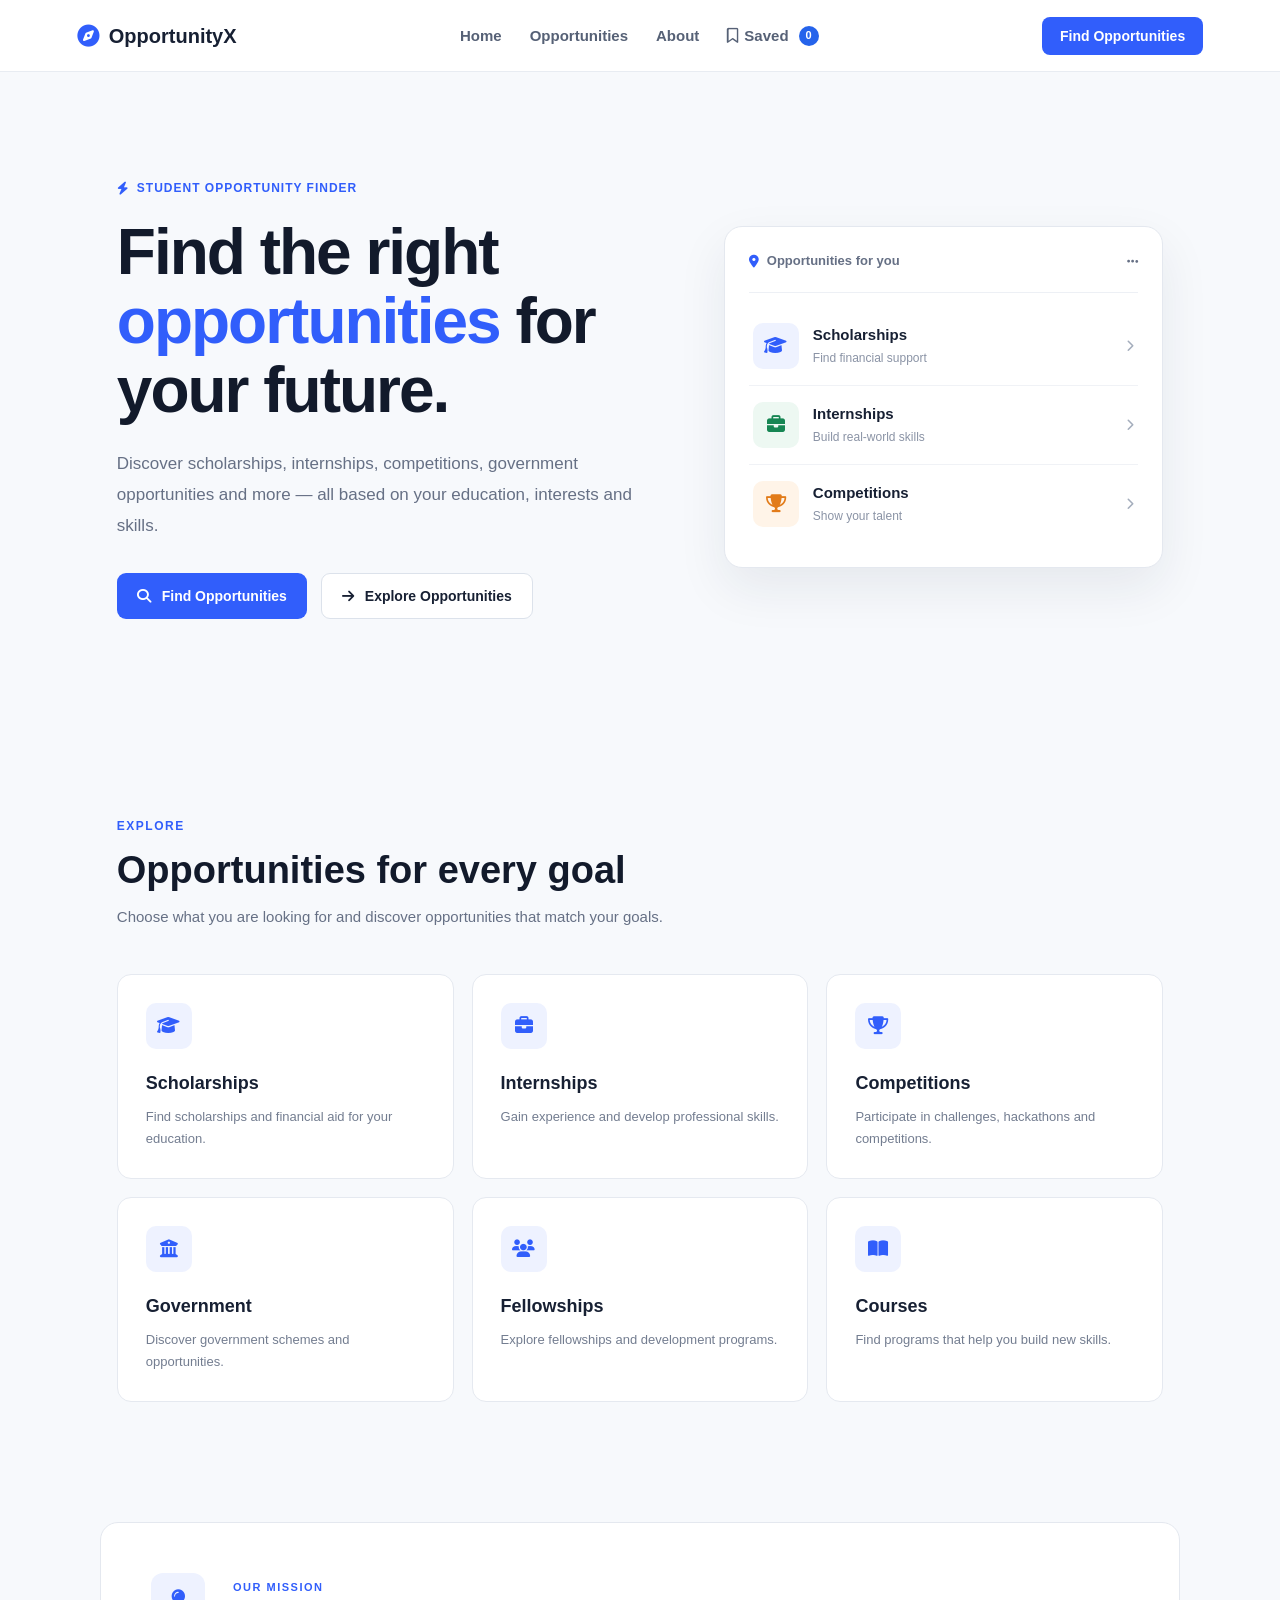
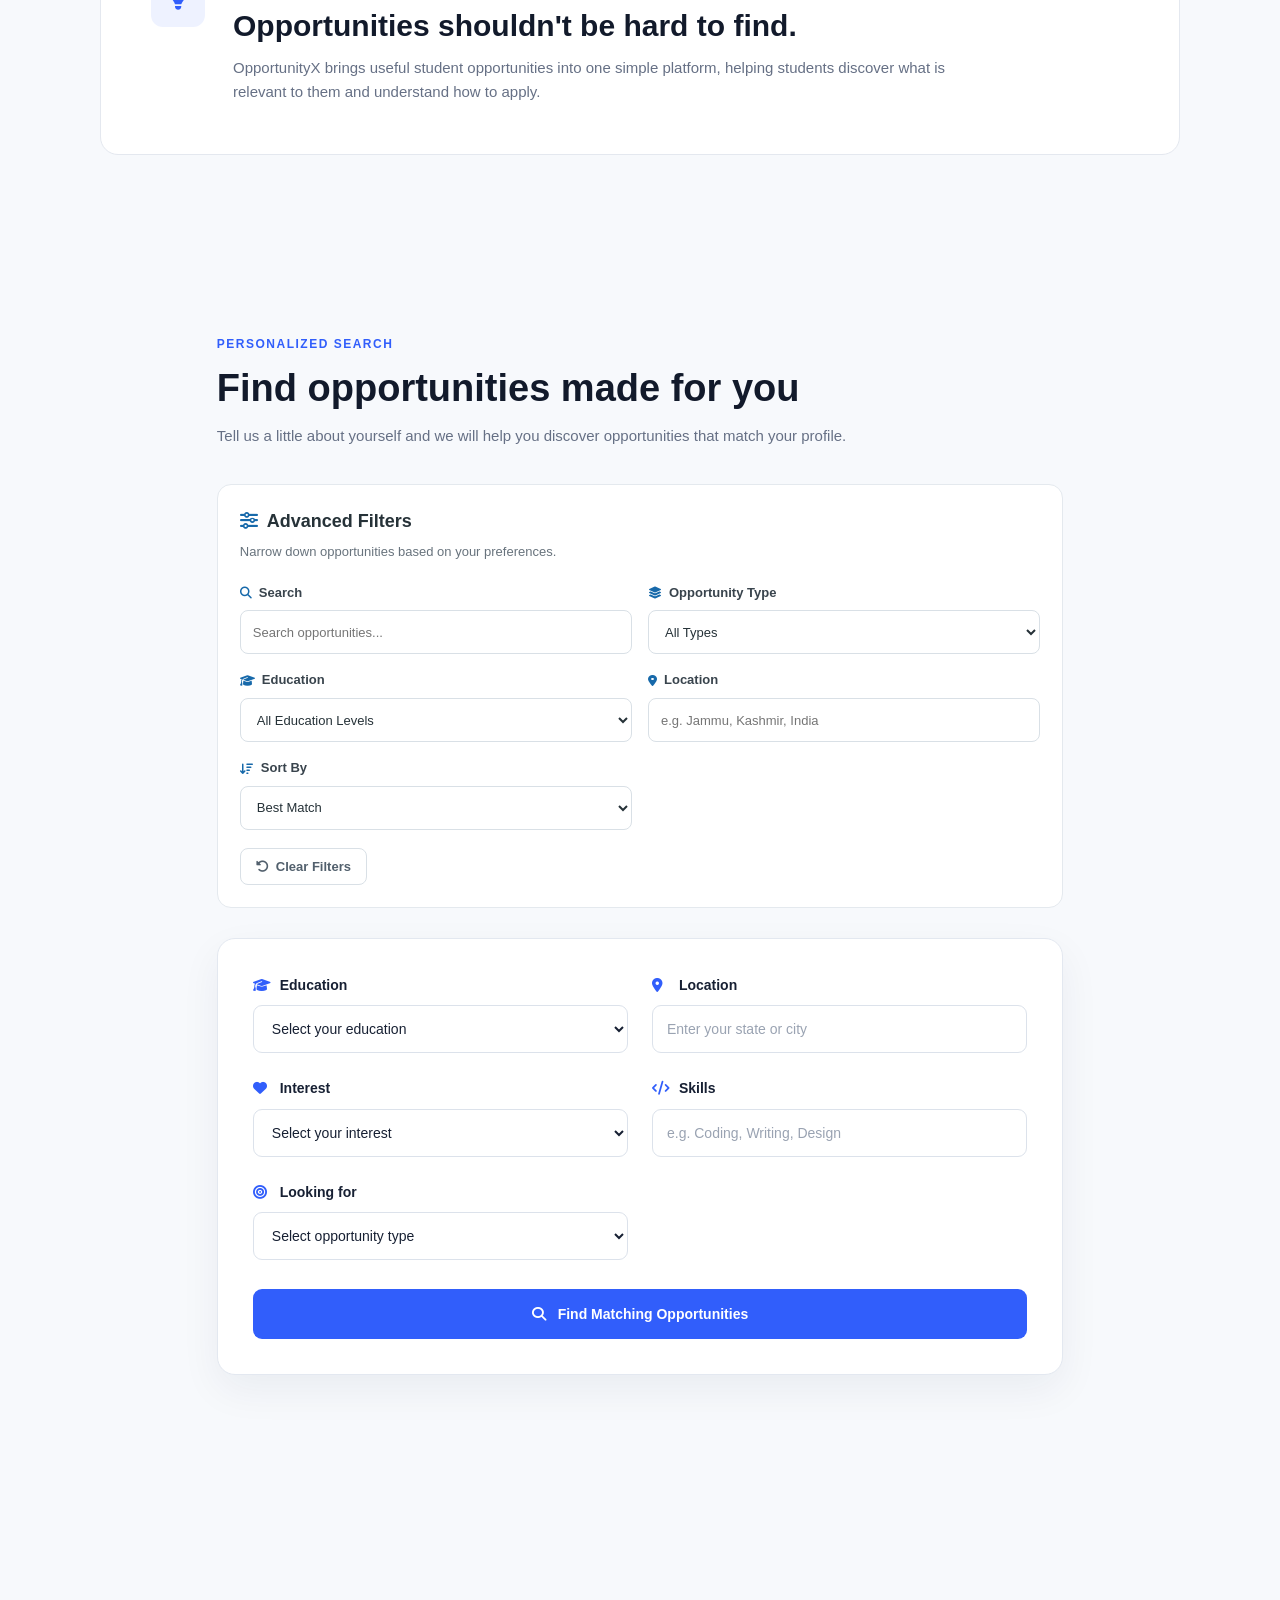
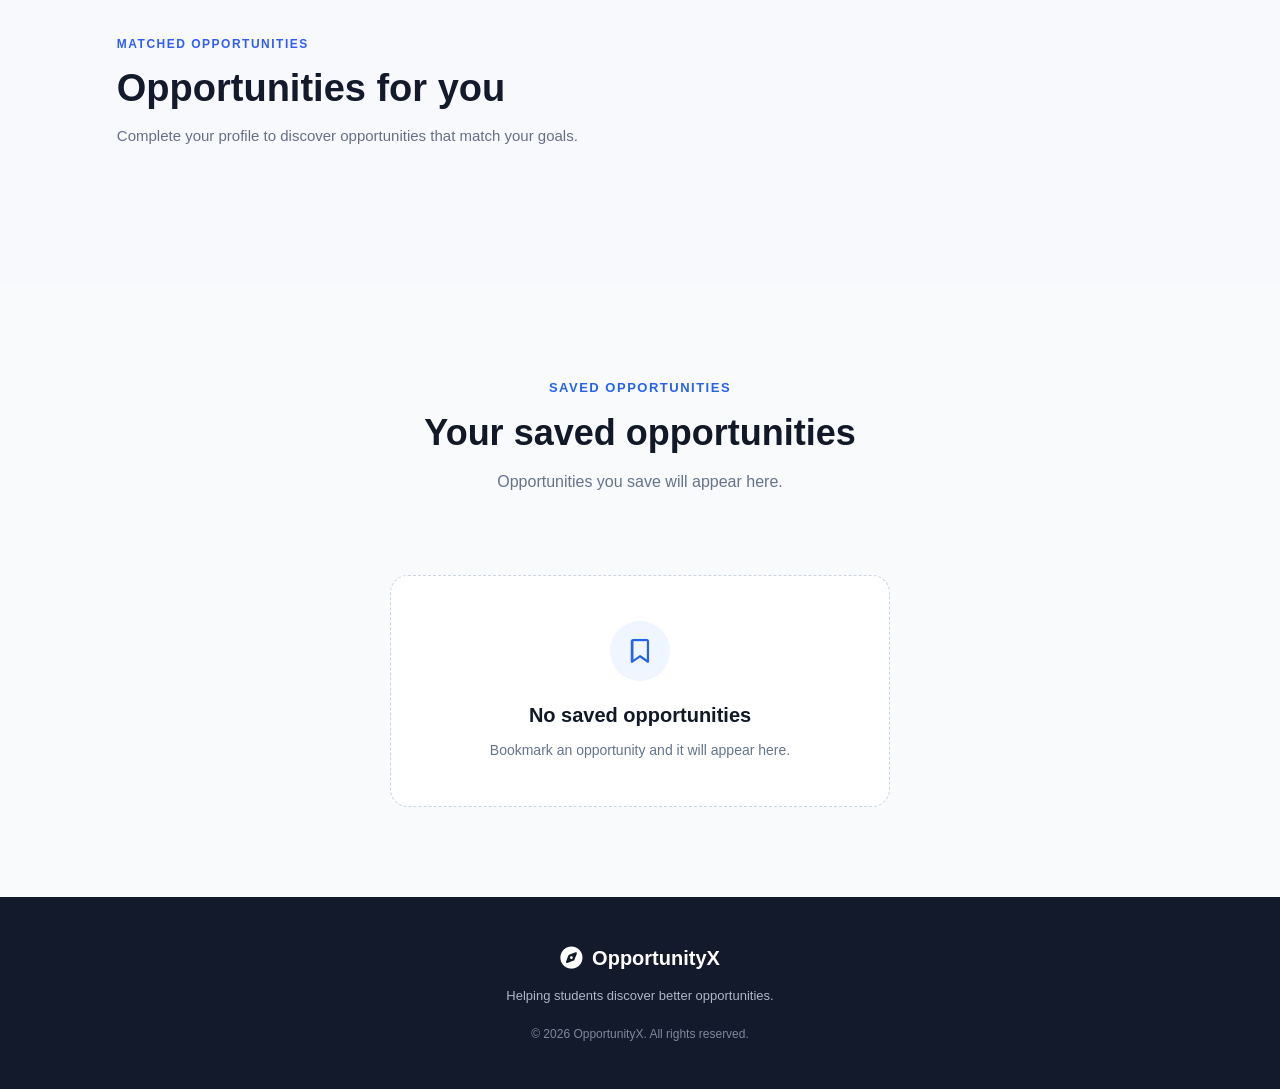
<file: index.html>
<!DOCTYPE html>
<html lang="en">

<head>

    <meta charset="UTF-8">

    <meta name="viewport"
          content="width=device-width, initial-scale=1.0">

    <title>OpportunityX — Find Your Opportunity</title>

    <!-- Font Awesome -->
    <link rel="stylesheet"
          href="https://cdnjs.cloudflare.com/ajax/libs/font-awesome/6.5.2/css/all.min.css">

    <!-- CSS -->
    <link rel="stylesheet"
          href="style.css">

</head>


<body>


    <!-- ================= NAVBAR ================= -->

    <header class="navbar">

        <div class="logo">

            <i class="fa-solid fa-compass"></i>

            <span>OpportunityX</span>

        </div>


        <nav>

            <a href="#home">
                Home
            </a>

            <a href="#opportunities">
                Opportunities
            </a>

            <a href="#about">
                About
            </a>

            <a href="#saved">
                <i class="fa-regular fa-bookmark"></i>
                Saved
                <span id="savedCount">0</span>
            </a>

        </nav>


        <button class="nav-btn"
                onclick="findOpportunities()">

            Find Opportunities

        </button>

    </header>



    <!-- ================= MAIN ================= -->

    <main>


        <!-- ================= HERO ================= -->

        <section class="hero"
                 id="home">


            <div class="hero-content">


                <span class="hero-label">

                    <i class="fa-solid fa-bolt"></i>

                    STUDENT OPPORTUNITY FINDER

                </span>


                <h1>

                    Find the right

                    <span>
                        opportunities
                    </span>

                    for your future.

                </h1>


                <p>

                    Discover scholarships, internships,
                    competitions, government opportunities
                    and more — all based on your education,
                    interests and skills.

                </p>


                <div class="hero-buttons">


                    <button class="primary-btn"
                            onclick="findOpportunities()">

                        <i class="fa-solid fa-magnifying-glass"></i>

                        Find Opportunities

                    </button>


                    <button class="secondary-btn"
                            onclick="exploreOpportunities()">

                        <i class="fa-solid fa-arrow-right"></i>

                        Explore Opportunities

                    </button>


                </div>


            </div>



            <!-- HERO CARD -->

            <div class="hero-card">


                <div class="card-top">

                    <span>

                        <i class="fa-solid fa-location-dot"></i>

                        Opportunities for you

                    </span>


                    <i class="fa-solid fa-ellipsis"></i>

                </div>



                <div class="opportunity-preview">


                    <div class="preview-icon scholarship">

                        <i class="fa-solid fa-graduation-cap"></i>

                    </div>


                    <div>

                        <h3>
                            Scholarships
                        </h3>

                        <p>
                            Find financial support
                        </p>

                    </div>


                    <i class="fa-solid fa-chevron-right"></i>

                </div>



                <div class="opportunity-preview">


                    <div class="preview-icon internship">

                        <i class="fa-solid fa-briefcase"></i>

                    </div>


                    <div>

                        <h3>
                            Internships
                        </h3>

                        <p>
                            Build real-world skills
                        </p>

                    </div>


                    <i class="fa-solid fa-chevron-right"></i>

                </div>



                <div class="opportunity-preview">


                    <div class="preview-icon competition">

                        <i class="fa-solid fa-trophy"></i>

                    </div>


                    <div>

                        <h3>
                            Competitions
                        </h3>

                        <p>
                            Show your talent
                        </p>

                    </div>


                    <i class="fa-solid fa-chevron-right"></i>

                </div>


            </div>

        </section>



        <!-- ================= CATEGORIES ================= -->

        <section class="categories"
                 id="opportunities">


            <div class="section-heading">

                <span>
                    EXPLORE
                </span>


                <h2>
                    Opportunities for every goal
                </h2>


                <p>

                    Choose what you are looking for and
                    discover opportunities that match
                    your goals.

                </p>

            </div>



            <div class="category-grid">


                <!-- Scholarship -->

                <div class="category-card"
                     onclick="selectCategory('Scholarship')">

                    <i class="fa-solid fa-graduation-cap"></i>

                    <h3>
                        Scholarships
                    </h3>

                    <p>

                        Find scholarships and financial
                        aid for your education.

                    </p>

                </div>



                <!-- Internship -->

                <div class="category-card"
                     onclick="selectCategory('Internship')">

                    <i class="fa-solid fa-briefcase"></i>

                    <h3>
                        Internships
                    </h3>

                    <p>

                        Gain experience and develop
                        professional skills.

                    </p>

                </div>



                <!-- Competition -->

                <div class="category-card"
                     onclick="selectCategory('Competition')">

                    <i class="fa-solid fa-trophy"></i>

                    <h3>
                        Competitions
                    </h3>

                    <p>

                        Participate in challenges,
                        hackathons and competitions.

                    </p>

                </div>



                <!-- Government -->

                <div class="category-card"
                     onclick="selectCategory('Government')">

                    <i class="fa-solid fa-building-columns"></i>

                    <h3>
                        Government
                    </h3>

                    <p>

                        Discover government schemes
                        and opportunities.

                    </p>

                </div>



                <!-- Fellowship -->

                <div class="category-card"
                     onclick="selectCategory('Fellowship')">

                    <i class="fa-solid fa-users"></i>

                    <h3>
                        Fellowships
                    </h3>

                    <p>

                        Explore fellowships and
                        development programs.

                    </p>

                </div>



                <!-- Course -->

                <div class="category-card"
                     onclick="selectCategory('Course')">

                    <i class="fa-solid fa-book-open"></i>

                    <h3>
                        Courses
                    </h3>

                    <p>

                        Find programs that help you
                        build new skills.

                    </p>

                </div>


            </div>

        </section>



        <!-- ================= ABOUT ================= -->

        <section class="about"
                 id="about">


            <div class="about-icon">

                <i class="fa-solid fa-lightbulb"></i>

            </div>


            <div>

                <span>
                    OUR MISSION
                </span>


                <h2>

                    Opportunities shouldn't be
                    hard to find.

                </h2>


                <p>

                    OpportunityX brings useful student
                    opportunities into one simple platform,
                    helping students discover what is relevant
                    to them and understand how to apply.

                </p>

            </div>


        </section>



        <!-- ================= OPPORTUNITY FINDER ================= -->

        <section class="finder"
                 id="finder">


            <div class="finder-heading">


                <span>
                    PERSONALIZED SEARCH
                </span>


                <h2>
                    Find opportunities made for you
                </h2>


                <p>

                    Tell us a little about yourself and
                    we will help you discover opportunities
                    that match your profile.

                </p>


            </div>

<!-- ================= ADVANCED FILTERS ================= -->

<div class="advanced-filters">

    <div class="filter-heading">
        <div>
            <h3>
                <i class="fa-solid fa-sliders"></i>
                Advanced Filters
            </h3>

            <p>
                Narrow down opportunities based on your preferences.
            </p>
        </div>
    </div>

    <div class="filters-grid">

        <!-- Search -->
        <div class="filter-group">
            <label for="searchKeyword">
                <i class="fa-solid fa-magnifying-glass"></i>
                Search
            </label>

            <input
                type="text"
                id="searchKeyword"
                placeholder="Search opportunities..."
            >
        </div>


        <!-- Opportunity Type -->
        <div class="filter-group">
            <label for="filterType">
                <i class="fa-solid fa-layer-group"></i>
                Opportunity Type
            </label>

            <select id="filterType">

                <option value="all">
                    All Types
                </option>

                <option value="Scholarship">
                    Scholarship
                </option>

                <option value="Internship">
                    Internship
                </option>

                <option value="Competition">
                    Competition
                </option>

                <option value="Government">
                    Government
                </option>

                <option value="Fellowship">
                    Fellowship
                </option>

                <option value="Course">
                    Course
                </option>

            </select>
        </div>


        <!-- Education -->
        <div class="filter-group">
            <label for="filterEducation">
                <i class="fa-solid fa-graduation-cap"></i>
                Education
            </label>

            <select id="filterEducation">

                <option value="all">
                    All Education Levels
                </option>

                <option value="Class 10">
                    Class 10
                </option>

                <option value="Class 12">
                    Class 12
                </option>

                <option value="Undergraduate">
                    Undergraduate
                </option>

                <option value="Postgraduate">
                    Postgraduate
                </option>

            </select>
        </div>


        <!-- Location -->
        <div class="filter-group">
            <label for="filterLocation">
                <i class="fa-solid fa-location-dot"></i>
                Location
            </label>

            <input
                type="text"
                id="filterLocation"
                placeholder="e.g. Jammu, Kashmir, India"
            >
        </div>


        <!-- Sort -->
        <div class="filter-group">
            <label for="sortOpportunities">
                <i class="fa-solid fa-arrow-down-wide-short"></i>
                Sort By
            </label>

            <select id="sortOpportunities">

                <option value="match">
                    Best Match
                </option>

                <option value="deadline">
                    Deadline
                </option>

                <option value="title">
                    A-Z
                </option>

            </select>
        </div>

    </div>


    <!-- Clear Filters -->

    <button
        type="button"
        class="clear-filters-btn"
        onclick="clearAdvancedFilters()"
    >
        <i class="fa-solid fa-rotate-left"></i>
        Clear Filters
    </button>

</div>

            <!-- FINDER FORM -->

            <form class="finder-form"
                  id="opportunityForm">


                <!-- EDUCATION -->

                <div class="form-group">

                    <label for="education">

                        <i class="fa-solid fa-graduation-cap"></i>

                        Education

                    </label>


                    <select id="education"
                            name="education"
                            required>

                        <option value="">
                            Select your education
                        </option>

                        <option value="Class 10">
                            Class 10
                        </option>

                        <option value="Class 12">
                            Class 12
                        </option>

                        <option value="Undergraduate">
                            Undergraduate
                        </option>

                        <option value="Postgraduate">
                            Postgraduate
                        </option>

                    </select>

                </div>



                <!-- LOCATION -->

                <div class="form-group">

                    <label for="location">

                        <i class="fa-solid fa-location-dot"></i>

                        Location

                    </label>


                    <input
                        type="text"
                        id="location"
                        name="location"
                        placeholder="Enter your state or city"
                        required
                    >

                </div>



                <!-- INTEREST -->

                <div class="form-group">

                    <label for="interest">

                        <i class="fa-solid fa-heart"></i>

                        Interest

                    </label>


                    <select id="interest"
                            name="interest"
                            required>

                        <option value="">
                            Select your interest
                        </option>

                        <option value="Technology">
                            Technology
                        </option>

                        <option value="Healthcare">
                            Healthcare
                        </option>

                        <option value="Business">
                            Business
                        </option>

                        <option value="Education">
                            Education
                        </option>

                        <option value="Design">
                            Design
                        </option>

                        <option value="Science">
                            Science
                        </option>

                    </select>

                </div>



                <!-- SKILLS -->

                <div class="form-group">

                    <label for="skills">

                        <i class="fa-solid fa-code"></i>

                        Skills

                    </label>


                    <input
                        type="text"
                        id="skills"
                        name="skills"
                        placeholder="e.g. Coding, Writing, Design"
                        required
                    >

                </div>



                <!-- OPPORTUNITY TYPE -->

                <div class="form-group">

                    <label for="opportunityType">

                        <i class="fa-solid fa-bullseye"></i>

                        Looking for

                    </label>


                    <select
                        id="opportunityType"
                        name="opportunityType"
                        required
                    >

                        <option value="">
                            Select opportunity type
                        </option>

                        <option value="Scholarship">
                            Scholarship
                        </option>

                        <option value="Internship">
                            Internship
                        </option>

                        <option value="Competition">
                            Competition
                        </option>

                        <option value="Government">
                            Government Opportunity
                        </option>

                        <option value="Fellowship">
                            Fellowship
                        </option>

                        <option value="Course">
                            Course / Program
                        </option>

                    </select>

                </div>



                <!-- SUBMIT -->

                <button
                    type="submit"
                    class="finder-submit"
                >

                    <i class="fa-solid fa-magnifying-glass"></i>

                    Find Matching Opportunities

                </button>


            </form>


        </section>



        <!-- ================= OPPORTUNITY RESULTS ================= -->

        <section class="results"
                 id="results">


            <div class="results-heading">

                <span>
                    MATCHED OPPORTUNITIES
                </span>


                <h2>
                    Opportunities for you
                </h2>


                <p id="resultsMessage">

                    Complete your profile to discover
                    opportunities that match your goals.

                </p>

            </div>



            <div class="results-grid"
                 id="resultsGrid">
            </div>



            <div class="no-results"
                 id="noResults">


                <i class="fa-solid fa-magnifying-glass"></i>


                <h3>
                    No opportunities found
                </h3>


                <p>

                    Try changing your preferences
                    and search again.

                </p>


            </div>


        </section>



        <!-- ================= SAVED OPPORTUNITIES ================= -->

        <section class="saved-section"
                 id="saved">


            <div class="saved-heading">

                <span>
                    SAVED OPPORTUNITIES
                </span>


                <h2>
                    Your saved opportunities
                </h2>


                <p id="savedMessage">

                    Opportunities you save will appear here.

                </p>

            </div>



            <div class="saved-grid"
                 id="savedGrid">
            </div>



            <div class="saved-empty"
                 id="savedEmpty">

                <i class="fa-regular fa-bookmark"></i>


                <h3>
                    No saved opportunities
                </h3>


                <p>

                    Bookmark an opportunity and it will
                    appear here.

                </p>

            </div>


        </section>


    </main>



<!-- ================= OPPORTUNITY DETAILS MODAL ================= -->

<div class="details-modal"
     id="detailsModal">


    <div class="details-modal-box">


        <!-- CLOSE -->

        <button
            class="details-modal-close"
            onclick="closeOpportunityDetails()"
            aria-label="Close"
        >

            <i class="fa-solid fa-xmark"></i>

        </button>



        <!-- ICON -->

        <div class="details-modal-icon">

            <i id="modalIcon"
               class="fa-solid fa-graduation-cap">
            </i>

        </div>



        <!-- TYPE -->

        <span class="modal-type"
              id="modalType">

            Opportunity

        </span>



        <!-- TITLE -->

        <h2 id="modalTitle">

            Opportunity Title

        </h2>



        <!-- DESCRIPTION -->

        <p id="modalDescription">

            Opportunity description

        </p>



        <!-- VERIFICATION -->

        <div class="modal-verification">


            <div class="verified-source">

                <i class="fa-solid fa-circle-check"></i>

                Verified Official Source

                <span class="source-name"
                      id="modalSource">

                    • Official Source

                </span>

            </div>


            <div class="verified-date">

                <i class="fa-regular fa-clock"></i>

                Verified
                <span id="modalVerifiedDate">
                    -
                </span>

            </div>


        </div>



        <!-- DETAILS -->

        <div class="modal-details">


            <!-- ELIGIBILITY -->

            <div class="modal-detail-item">

                <i class="fa-solid fa-user-check"></i>

                <div>

                    <span>
                        Eligibility
                    </span>

                    <strong id="modalEligibility">
                        -
                    </strong>

                </div>

            </div>



            <!-- DOCUMENTS -->

            <div class="modal-detail-item">

                <i class="fa-solid fa-file-lines"></i>

                <div>

                    <span>
                        Documents Required
                    </span>

                    <strong id="modalDocuments">
                        -
                    </strong>

                </div>

            </div>



            <!-- DEADLINE -->

            <div class="modal-detail-item">

                <i class="fa-regular fa-calendar"></i>

                <div>

                    <span>
                        Deadline
                    </span>

                    <strong id="modalDeadline">
                        -
                    </strong>

                </div>

            </div>



            <!-- BENEFITS -->

            <div class="modal-detail-item">

                <i class="fa-solid fa-gift"></i>

                <div>

                    <span>
                        Benefits
                    </span>

                    <strong id="modalBenefits">
                        -
                    </strong>

                </div>

            </div>



            <!-- LOCATION -->

            <div class="modal-detail-item">

                <i class="fa-solid fa-location-dot"></i>

                <div>

                    <span>
                        Location
                    </span>

                    <strong id="modalLocation">
                        -
                    </strong>

                </div>

            </div>



            <!-- HOW TO APPLY -->

            <div class="modal-detail-item">

                <i class="fa-solid fa-list-check"></i>

                <div>

                    <span>
                        How to Apply
                    </span>

                    <strong id="modalHowToApply">
                        Visit the official source and follow the application instructions.
                    </strong>

                </div>

            </div>


        </div>



        <!-- OFFICIAL SOURCE -->

        <a
            href="#"
            id="modalSourceLink"
            class="modal-source-link"
            target="_blank"
            rel="noopener noreferrer"
        >

            <i class="fa-solid fa-arrow-up-right-from-square"></i>

            Visit Official Source

        </a>



        <!-- APPLY -->

        <button
            class="modal-apply-btn"
            id="modalApplyBtn"
        >

            <i class="fa-solid fa-arrow-up-right-from-square"></i>

            Apply Now

        </button>


    </div>

</div>


    <!-- ================= FOOTER ================= -->

    <footer>


        <div class="logo">

            <i class="fa-solid fa-compass"></i>

            <span>
                OpportunityX
            </span>

        </div>


        <p>

            Helping students discover better
            opportunities.

        </p>


        <p class="copyright">

            © 2026 OpportunityX.
            All rights reserved.

        </p>


    </footer>



    <!-- ================= JAVASCRIPT ================= -->

    <script src="script.js"></script>


</body>

</html>
</file>
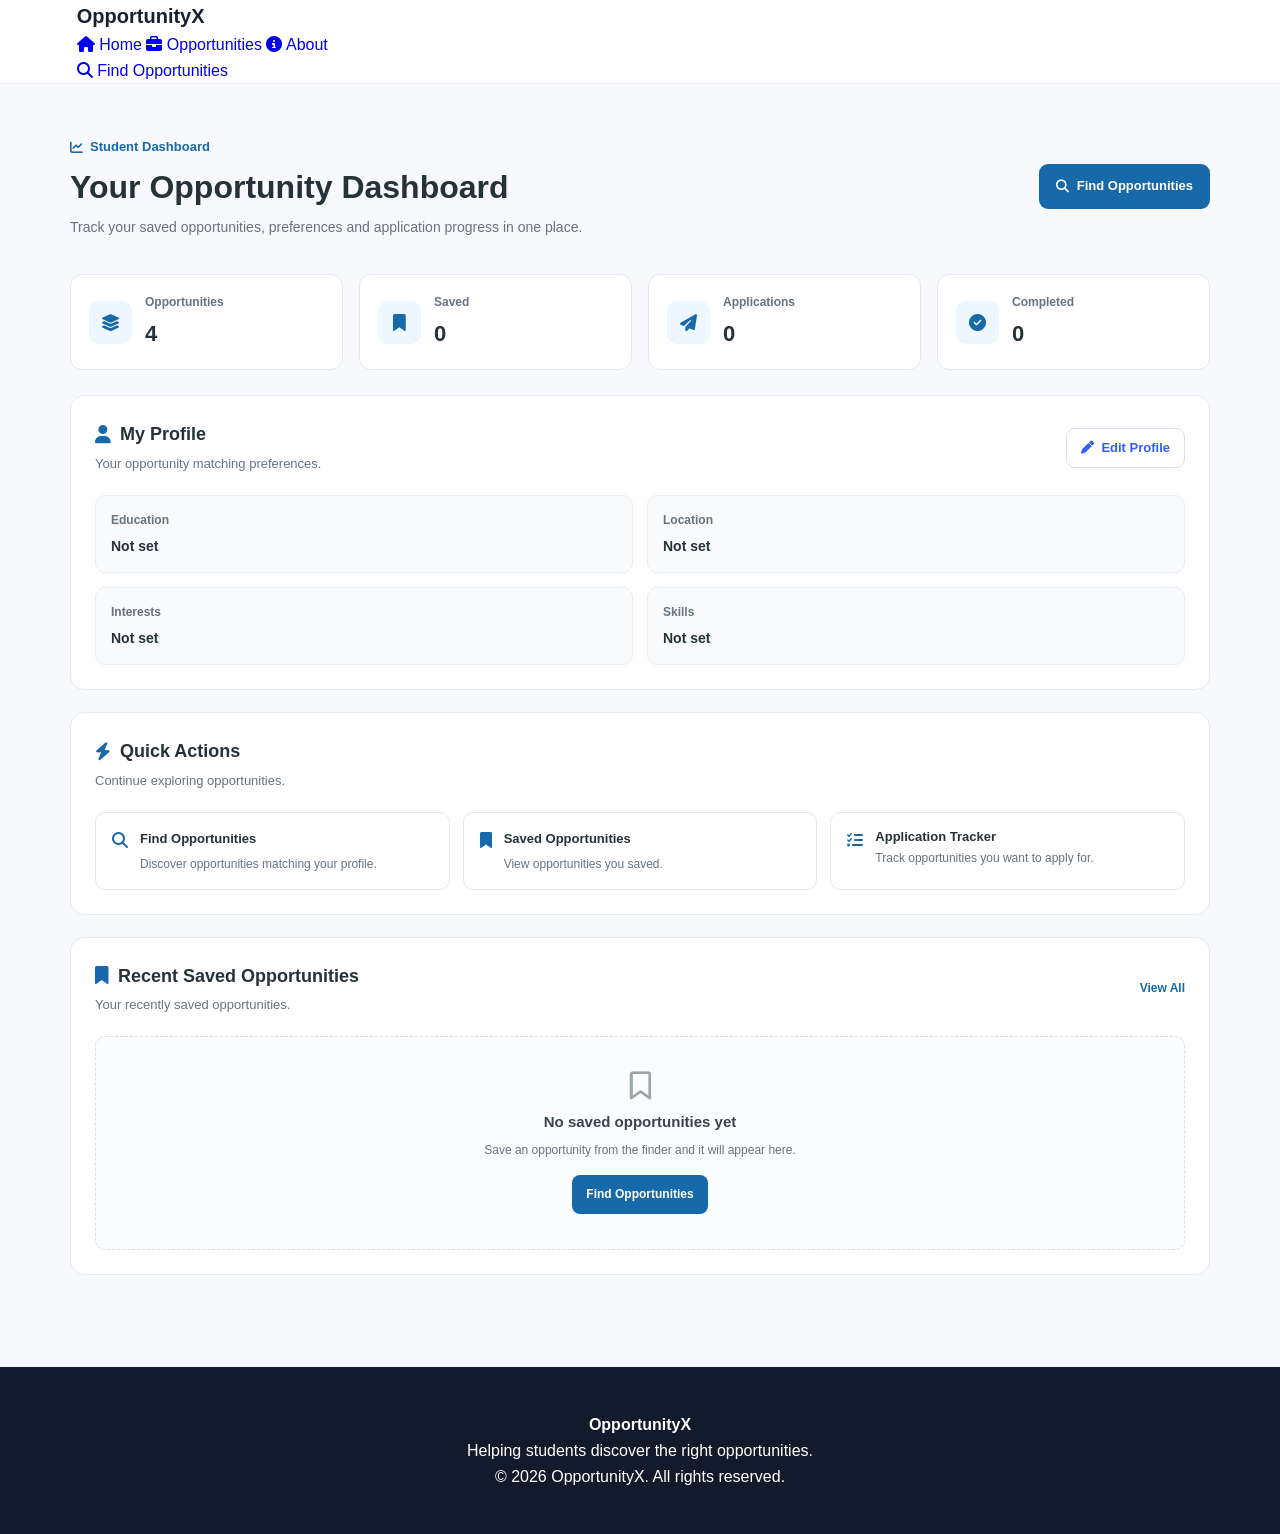
<file: dashboard.html>
<!DOCTYPE html>
<html lang="en">

<head>

    <meta charset="UTF-8">

    <meta
        name="viewport"
        content="width=device-width, initial-scale=1.0"
    >

    <title>Dashboard — OpportunityX</title>

    <link
        rel="stylesheet"
        href="https://cdnjs.cloudflare.com/ajax/libs/font-awesome/6.5.2/css/all.min.css"
    >

    <link
        rel="stylesheet"
        href="style.css"
    >

    <link
        rel="stylesheet"
        href="dashboard.css"
    >

</head>


<body>

    <!-- ================= NAVBAR ================= -->

    <nav class="navbar">

        <div class="nav-container">

            <a
                href="index.html"
                class="logo"
            >
                OpportunityX
            </a>


            <div class="nav-links">

                <a href="index.html">
                    <i class="fa-solid fa-house"></i>
                    Home
                </a>

                <a href="index.html#results">
                    <i class="fa-solid fa-briefcase"></i>
                    Opportunities
                </a>

                <a href="index.html#about">
                    <i class="fa-solid fa-circle-info"></i>
                    About
                </a>

            </div>


            <a
                href="index.html#finder"
                class="nav-cta"
            >
                <i class="fa-solid fa-magnifying-glass"></i>
                Find Opportunities
            </a>

        </div>

    </nav>



    <!-- ================= DASHBOARD ================= -->

    <main class="dashboard-page">

        <!-- ================= DASHBOARD HEADER ================= -->

        <section class="dashboard-header">

            <div>

                <span class="dashboard-label">
                    <i class="fa-solid fa-chart-line"></i>
                    Student Dashboard
                </span>

                <h1>
                    Your Opportunity Dashboard
                </h1>

                <p>
                    Track your saved opportunities,
                    preferences and application progress
                    in one place.
                </p>

            </div>


            <a
                href="index.html#finder"
                class="dashboard-find-btn"
            >
                <i class="fa-solid fa-magnifying-glass"></i>
                Find Opportunities
            </a>

        </section>



        <!-- ================= STATS ================= -->

        <section class="dashboard-stats">

            <div class="dashboard-stat-card">

                <div class="dashboard-stat-icon">
                    <i class="fa-solid fa-layer-group"></i>
                </div>

                <div>

                    <span>
                        Opportunities
                    </span>

                    <strong id="dashboardTotal">
                        0
                    </strong>

                </div>

            </div>


            <div class="dashboard-stat-card">

                <div class="dashboard-stat-icon">
                    <i class="fa-solid fa-bookmark"></i>
                </div>

                <div>

                    <span>
                        Saved
                    </span>

                    <strong id="dashboardSaved">
                        0
                    </strong>

                </div>

            </div>


            <div class="dashboard-stat-card">

                <div class="dashboard-stat-icon">
                    <i class="fa-solid fa-paper-plane"></i>
                </div>

                <div>

                    <span>
                        Applications
                    </span>

                    <strong id="dashboardApplications">
                        0
                    </strong>

                </div>

            </div>


            <div class="dashboard-stat-card">

                <div class="dashboard-stat-icon">
                    <i class="fa-solid fa-circle-check"></i>
                </div>

                <div>

                    <span>
                        Completed
                    </span>

                    <strong id="dashboardCompleted">
                        0
                    </strong>

                </div>

            </div>

        </section>



        <!-- ================= PROFILE ================= -->

        <section class="dashboard-card">

            <div class="dashboard-card-heading">

                <div>

                    <h2>
                        <i class="fa-solid fa-user"></i>
                        My Profile
                    </h2>

                    <p>
                        Your opportunity matching preferences.
                    </p>

                </div>


                <!-- EDIT PROFILE BUTTON -->

                <button
                    type="button"
                    class="edit-profile-btn"
                    id="editProfileBtn"
                    onclick="openEditProfile()"
                >

                    <i class="fa-solid fa-pen"></i>

                    Edit Profile

                </button>

            </div>


            <div class="profile-grid">

                <div class="profile-item">

                    <span>
                        Education
                    </span>

                    <strong id="profileEducation">
                        Not set
                    </strong>

                </div>


                <div class="profile-item">

                    <span>
                        Location
                    </span>

                    <strong id="profileLocation">
                        Not set
                    </strong>

                </div>


                <div class="profile-item">

                    <span>
                        Interests
                    </span>

                    <strong id="profileInterests">
                        Not set
                    </strong>

                </div>


                <div class="profile-item">

                    <span>
                        Skills
                    </span>

                    <strong id="profileSkills">
                        Not set
                    </strong>

                </div>

            </div>

        </section>



        <!-- ================= QUICK ACTIONS ================= -->

        <section class="dashboard-card">

            <div class="dashboard-card-heading">

                <div>

                    <h2>
                        <i class="fa-solid fa-bolt"></i>
                        Quick Actions
                    </h2>

                    <p>
                        Continue exploring opportunities.
                    </p>

                </div>

            </div>


            <div class="dashboard-actions">

                <a
                    href="index.html#finder"
                    class="dashboard-action"
                >

                    <i class="fa-solid fa-magnifying-glass"></i>

                    <div>

                        <strong>
                            Find Opportunities
                        </strong>

                        <span>
                            Discover opportunities matching your profile.
                        </span>

                    </div>

                </a>


                <a
                    href="index.html#saved"
                    class="dashboard-action"
                >

                    <i class="fa-solid fa-bookmark"></i>

                    <div>

                        <strong>
                            Saved Opportunities
                        </strong>

                        <span>
                            View opportunities you saved.
                        </span>

                    </div>

                </a>


                <button
                    type="button"
                    class="dashboard-action"
                    id="openTrackerBtn"
                >

                    <i class="fa-solid fa-list-check"></i>

                    <div>

                        <strong>
                            Application Tracker
                        </strong>

                        <span>
                            Track opportunities you want to apply for.
                        </span>

                    </div>

                </button>

            </div>

        </section>



        <!-- ================= RECENT SAVED ================= -->

        <section class="dashboard-card">

            <div class="dashboard-card-heading">

                <div>

                    <h2>
                        <i class="fa-solid fa-bookmark"></i>
                        Recent Saved Opportunities
                    </h2>

                    <p>
                        Your recently saved opportunities.
                    </p>

                </div>


                <a
                    href="index.html#saved"
                    class="dashboard-view-all"
                >
                    View All
                </a>

            </div>


            <div
                class="dashboard-saved-list"
                id="dashboardSavedList"
            >
            </div>


            <div
                class="dashboard-empty"
                id="dashboardSavedEmpty"
            >

                <i class="fa-regular fa-bookmark"></i>

                <h3>
                    No saved opportunities yet
                </h3>

                <p>
                    Save an opportunity from the finder
                    and it will appear here.
                </p>

                <a
                    href="index.html#finder"
                    class="dashboard-empty-btn"
                >
                    Find Opportunities
                </a>

            </div>

        </section>

    </main>

<!-- ================= EDIT PROFILE MODAL ================= -->

<div
    class="edit-profile-modal"
    id="editProfileModal"
>

    <div class="edit-profile-box">

        <!-- Close Button -->
        <button
            type="button"
            class="edit-profile-close"
            onclick="closeEditProfile()"
            aria-label="Close"
        >
            <i class="fa-solid fa-xmark"></i>
        </button>


        <!-- Header -->
        <div class="edit-profile-header">

            <div class="edit-profile-icon">
                <i class="fa-solid fa-user-pen"></i>
            </div>

            <div>

                <h2>
                    Edit Profile
                </h2>

                <p>
                    Update your preferences to get better
                    opportunity matches.
                </p>

            </div>

        </div>


        <!-- Form -->
        <form
            id="editProfileForm"
            class="edit-profile-form"
        >

            <!-- Education -->
            <div class="edit-profile-field">

                <label for="editEducation">
                    <i class="fa-solid fa-graduation-cap"></i>
                    Education Level
                </label>

                <select id="editEducation">

                    <option value="">
                        Select education level
                    </option>

                    <option value="Class 10">
                        Class 10
                    </option>

                    <option value="Class 12">
                        Class 12
                    </option>

                    <option value="Undergraduate">
                        Undergraduate
                    </option>

                    <option value="Postgraduate">
                        Postgraduate
                    </option>

                </select>

            </div>


            <!-- Location -->
            <div class="edit-profile-field">

                <label for="editLocation">
                    <i class="fa-solid fa-location-dot"></i>
                    Location
                </label>

                <input
                    type="text"
                    id="editLocation"
                    placeholder="e.g. Anantnag, Jammu & Kashmir"
                >

            </div>


            <!-- Interests -->
            <div class="edit-profile-field">

                <label for="editInterests">
                    <i class="fa-solid fa-heart"></i>
                    Interests
                </label>

                <input
                    type="text"
                    id="editInterests"
                    placeholder="e.g. Technology, Healthcare, Science"
                >

                <small>
                    Separate multiple interests with commas.
                </small>

            </div>


            <!-- Skills -->
            <div class="edit-profile-field">

                <label for="editSkills">
                    <i class="fa-solid fa-lightbulb"></i>
                    Skills
                </label>

                <input
                    type="text"
                    id="editSkills"
                    placeholder="e.g. HTML, CSS, Writing"
                >

                <small>
                    Separate multiple skills with commas.
                </small>

            </div>


            <!-- Buttons -->
            <div class="edit-profile-actions">

                <button
                    type="button"
                    class="edit-profile-cancel"
                    onclick="closeEditProfile()"
                >
                    Cancel
                </button>


                <button
                    type="submit"
                    class="edit-profile-save"
                >
                    <i class="fa-solid fa-check"></i>
                    Save Profile
                </button>

            </div>

        </form>

    </div>

</div>
    <!-- ================= APPLICATION TRACKER MODAL ================= -->

<div
    class="tracker-modal"
    id="trackerModal"
>

    <div class="tracker-modal-box">

        <!-- Close -->
        <button
            type="button"
            class="tracker-close"
            onclick="closeApplicationTracker()"
            aria-label="Close"
        >
            <i class="fa-solid fa-xmark"></i>
        </button>


        <!-- Header -->
        <div class="tracker-header">

            <div class="tracker-header-icon">
                <i class="fa-solid fa-list-check"></i>
            </div>

            <div>

                <h2>
                    Application Tracker
                </h2>

                <p>
                    Track the opportunities you want to apply for.
                </p>

            </div>

        </div>


        <!-- Tracker Stats -->

        <div class="tracker-stats">

            <div class="tracker-stat">

                <strong id="trackerTotal">
                    0
                </strong>

                <span>
                    Total
                </span>

            </div>


            <div class="tracker-stat">

                <strong id="trackerApplied">
                    0
                </strong>

                <span>
                    Applied
                </span>

            </div>


            <div class="tracker-stat">

                <strong id="trackerPending">
                    0
                </strong>

                <span>
                    Pending
                </span>

            </div>


            <div class="tracker-stat">

                <strong id="trackerCompleted">
                    0
                </strong>

                <span>
                    Completed
                </span>

            </div>

        </div>


        <!-- Add Opportunity -->

        <div class="tracker-add-section">

            <h3>
                <i class="fa-solid fa-plus"></i>
                Add Opportunity
            </h3>


            <div class="tracker-add-form">

                <input
                    type="text"
                    id="trackerOpportunity"
                    placeholder="Enter opportunity name"
                >


                <input
                    type="date"
                    id="trackerDeadline"
                >


                <button
                    type="button"
                    id="addTrackerBtn"
                    onclick="addApplicationToTracker()"
                >

                    <i class="fa-solid fa-plus"></i>

                    Add

                </button>

            </div>

        </div>


        <!-- Application List -->

        <div class="tracker-list-section">

            <div class="tracker-list-heading">

                <h3>
                    Your Applications
                </h3>

            </div>


            <div
                class="tracker-list"
                id="applicationTrackerList"
            >
            </div>


            <!-- Empty State -->

            <div
                class="tracker-empty"
                id="trackerEmpty"
            >

                <i class="fa-regular fa-folder-open"></i>

                <h3>
                    No applications yet
                </h3>

                <p>
                    Add an opportunity above to start
                    tracking your applications.
                </p>

            </div>

        </div>

    </div>

</div>

    <!-- ================= FOOTER ================= -->

    <footer class="footer">

        <div class="footer-content">

            <strong>
                OpportunityX
            </strong>

            <p>
                Helping students discover the right
                opportunities.
            </p>

            <span>
                © 2026 OpportunityX. All rights reserved.
            </span>

        </div>

    </footer>


    <!-- ================= JAVASCRIPT ================= -->

    <script src="script.js"></script>

    <script src="dashboard.js"></script>

</body>

</html>
</file>
<file: style.css>
/* ========================================
   OPPORTUNITYX — MAIN STYLESHEET
======================================== */


/* ---------- RESET ---------- */

* {
    margin: 0;
    padding: 0;
    box-sizing: border-box;
}

html {
    scroll-behavior: smooth;
}

body {
    font-family: Arial, Helvetica, sans-serif;
    background: #f7f9fc;
    color: #172033;
    line-height: 1.6;
}

button,
input,
select {
    font-family: inherit;
}

button {
    cursor: pointer;
}

a {
    text-decoration: none;
}


/* ========================================
   NAVBAR
======================================== */

.navbar {
    width: 100%;
    min-height: 72px;
    padding: 0 6%;
    display: flex;
    align-items: center;
    justify-content: space-between;
    gap: 25px;
    background: #ffffff;
    border-bottom: 1px solid #e8ecf2;
    position: sticky;
    top: 0;
    z-index: 1000;
}

.logo {
    display: flex;
    align-items: center;
    gap: 10px;
    flex-shrink: 0;
    font-size: 20px;
    font-weight: 700;
    color: #172033;
}

.logo i {
    font-size: 22px;
    color: #315efb;
}

.navbar nav {
    display: flex;
    align-items: center;
    justify-content: center;
    gap: 28px;
}

.navbar nav a {
    display: inline-flex;
    align-items: center;
    gap: 6px;
    color: #566176;
    font-size: 15px;
    font-weight: 600;
    white-space: nowrap;
    transition: 0.3s;
}

.navbar nav a:hover {
    color: #315efb;
}

.nav-btn {
    flex-shrink: 0;
    border: none;
    background: #315efb;
    color: #ffffff;
    padding: 11px 18px;
    border-radius: 8px;
    font-size: 14px;
    font-weight: 600;
    transition: 0.3s;
}

.nav-btn:hover {
    background: #2449d8;
    transform: translateY(-1px);
}


/* ========================================
   HERO
======================================== */

.hero {
    width: 100%;
    max-width: 1200px;
    margin: auto;
    min-height: 650px;
    padding: 90px 6%;
    display: grid;
    grid-template-columns: 1.1fr 0.9fr;
    align-items: center;
    gap: 70px;
}

.hero-content {
    max-width: 650px;
}

.hero-label {
    display: inline-flex;
    align-items: center;
    gap: 8px;
    color: #315efb;
    font-size: 12px;
    font-weight: 700;
    letter-spacing: 1px;
    margin-bottom: 20px;
}

.hero-label i {
    font-size: 13px;
}

.hero h1 {
    font-size: clamp(42px, 5vw, 68px);
    line-height: 1.08;
    letter-spacing: -2px;
    margin-bottom: 24px;
    color: #121a2b;
}

.hero h1 span {
    color: #315efb;
}

.hero-content > p {
    max-width: 570px;
    color: #667085;
    font-size: 17px;
    line-height: 1.8;
    margin-bottom: 32px;
}

.hero-buttons {
    display: flex;
    flex-wrap: wrap;
    gap: 14px;
}

.primary-btn,
.secondary-btn {
    border-radius: 9px;
    padding: 14px 20px;
    font-size: 14px;
    font-weight: 700;
    border: none;
    transition: 0.3s;
}

.primary-btn {
    background: #315efb;
    color: #ffffff;
}

.primary-btn:hover {
    background: #2449d8;
    transform: translateY(-2px);
}

.secondary-btn {
    background: #ffffff;
    color: #172033;
    border: 1px solid #dce2eb;
}

.secondary-btn:hover {
    border-color: #315efb;
    color: #315efb;
    transform: translateY(-2px);
}

.primary-btn i,
.secondary-btn i {
    margin-right: 7px;
}


/* ========================================
   HERO CARD
======================================== */

.hero-card {
    background: #ffffff;
    border: 1px solid #e4e8ef;
    border-radius: 18px;
    padding: 24px;
    box-shadow: 0 20px 50px rgba(25, 40, 70, 0.08);
}

.card-top {
    display: flex;
    align-items: center;
    justify-content: space-between;
    padding-bottom: 20px;
    border-bottom: 1px solid #edf0f5;
    margin-bottom: 14px;
    color: #667085;
    font-size: 13px;
    font-weight: 600;
}

.card-top span {
    display: flex;
    align-items: center;
    gap: 8px;
}

.card-top span i {
    color: #315efb;
}

.opportunity-preview {
    display: flex;
    align-items: center;
    gap: 14px;
    padding: 16px 4px;
    border-bottom: 1px solid #f0f2f6;
}

.opportunity-preview:last-child {
    border-bottom: none;
}

.preview-icon {
    width: 46px;
    height: 46px;
    border-radius: 10px;
    display: flex;
    align-items: center;
    justify-content: center;
    flex-shrink: 0;
}

.preview-icon i {
    font-size: 18px;
}

.scholarship {
    background: #eef2ff;
    color: #315efb;
}

.internship {
    background: #edf8f2;
    color: #168653;
}

.competition {
    background: #fff4e8;
    color: #e27b19;
}

.opportunity-preview div:nth-child(2) {
    flex: 1;
}

.opportunity-preview h3 {
    font-size: 15px;
    color: #172033;
    margin-bottom: 2px;
}

.opportunity-preview p {
    font-size: 12px;
    color: #8a93a5;
}

.opportunity-preview > i {
    color: #a4adbc;
    font-size: 12px;
}


/* ========================================
   CATEGORIES
======================================== */

.categories {
    max-width: 1200px;
    margin: auto;
    padding: 90px 6%;
}

.section-heading {
    max-width: 650px;
    margin-bottom: 45px;
}

.section-heading > span {
    color: #315efb;
    font-size: 12px;
    font-weight: 700;
    letter-spacing: 1.5px;
}

.section-heading h2 {
    margin-top: 10px;
    margin-bottom: 12px;
    font-size: 38px;
    line-height: 1.2;
    color: #121a2b;
}

.section-heading p {
    color: #667085;
    font-size: 15px;
}

.category-grid {
    display: grid;
    grid-template-columns: repeat(3, 1fr);
    gap: 18px;
}

.category-card {
    background: #ffffff;
    border: 1px solid #e5e9f0;
    border-radius: 14px;
    padding: 28px;
    min-height: 190px;
    transition: 0.3s;
}

.category-card:hover {
    border-color: #b9c7ff;
    transform: translateY(-5px);
    box-shadow: 0 12px 30px rgba(25, 40, 70, 0.07);
}

.category-card > i {
    width: 46px;
    height: 46px;
    display: flex;
    align-items: center;
    justify-content: center;
    background: #eef2ff;
    color: #315efb;
    border-radius: 10px;
    font-size: 18px;
    margin-bottom: 20px;
}

.category-card h3 {
    font-size: 18px;
    margin-bottom: 8px;
    color: #172033;
}

.category-card p {
    color: #737d90;
    font-size: 13px;
    line-height: 1.7;
}


/* ========================================
   ABOUT
======================================== */

.about {
    max-width: 1080px;
    margin: 30px auto 100px;
    padding: 50px;
    display: flex;
    align-items: flex-start;
    gap: 28px;
    background: #ffffff;
    border: 1px solid #e4e8ef;
    border-radius: 18px;
}

.about-icon {
    width: 54px;
    height: 54px;
    flex-shrink: 0;
    display: flex;
    align-items: center;
    justify-content: center;
    background: #eef2ff;
    color: #315efb;
    border-radius: 12px;
    font-size: 20px;
}

.about div:last-child > span {
    color: #315efb;
    font-size: 11px;
    font-weight: 700;
    letter-spacing: 1.5px;
}

.about h2 {
    margin: 8px 0 12px;
    font-size: 30px;
    line-height: 1.25;
    color: #121a2b;
}

.about p {
    max-width: 720px;
    color: #667085;
    font-size: 15px;
}


/* ========================================
   FOOTER
======================================== */

footer {
    background: #121a2b;
    color: #ffffff;
    padding: 45px 6%;
    text-align: center;
}

footer .logo {
    justify-content: center;
    color: #ffffff;
    margin-bottom: 12px;
}

footer .logo i {
    color: #ffffff;
}

footer > p {
    color: #aeb7c7;
    font-size: 13px;
}

footer .copyright {
    margin-top: 18px;
    font-size: 12px;
    color: #7f899b;
}


/* ========================================
   OPPORTUNITY FINDER
======================================== */

.finder {
    max-width: 1000px;
    margin: 20px auto 100px;
    padding: 75px 6%;
}

.finder-heading {
    max-width: 650px;
    margin-bottom: 35px;
}

.finder-heading > span {
    color: #315efb;
    font-size: 12px;
    font-weight: 700;
    letter-spacing: 1.5px;
}

.finder-heading h2 {
    margin-top: 10px;
    margin-bottom: 12px;
    font-size: 38px;
    line-height: 1.2;
    color: #121a2b;
}

.finder-heading p {
    color: #667085;
    font-size: 15px;
    line-height: 1.7;
}

.finder-form {
    background: #ffffff;
    border: 1px solid #e3e8f0;
    border-radius: 18px;
    padding: 35px;
    display: grid;
    grid-template-columns: 1fr 1fr;
    gap: 24px;
    box-shadow: 0 15px 40px rgba(25, 40, 70, 0.06);
}

.form-group {
    display: flex;
    flex-direction: column;
    gap: 9px;
}

.form-group label {
    color: #172033;
    font-size: 14px;
    font-weight: 700;
}

.form-group label i {
    color: #315efb;
    width: 18px;
    margin-right: 5px;
}

.form-group input,
.form-group select {
    width: 100%;
    height: 48px;
    padding: 0 14px;
    border: 1px solid #dce2eb;
    border-radius: 9px;
    outline: none;
    background: #ffffff;
    color: #172033;
    font-size: 14px;
    transition: 0.25s;
}

.form-group input::placeholder {
    color: #9aa3b2;
}

.form-group input:focus,
.form-group select:focus {
    border-color: #315efb;
    box-shadow: 0 0 0 3px rgba(49, 94, 251, 0.08);
}

.finder-submit {
    grid-column: 1 / -1;
    width: 100%;
    height: 50px;
    margin-top: 5px;
    border: none;
    border-radius: 9px;
    background: #315efb;
    color: #ffffff;
    font-size: 14px;
    font-weight: 700;
    transition: 0.3s;
}

.finder-submit i {
    margin-right: 8px;
}

.finder-submit:hover {
    background: #2449d8;
    transform: translateY(-2px);
}


/* ========================================
   ADVANCED FILTERS
======================================== */

.advanced-filters {
    margin-bottom: 30px;
    padding: 22px;
    background: #ffffff;
    border: 1px solid #e4e9ee;
    border-radius: 14px;
}

.filter-heading {
    margin-bottom: 20px;
}

.filter-heading h3 {
    display: flex;
    align-items: center;
    gap: 9px;
    margin: 0 0 6px;
    color: #263238;
    font-size: 18px;
}

.filter-heading h3 i {
    color: #1769aa;
}

.filter-heading p {
    margin: 0;
    color: #68737d;
    font-size: 13px;
}

.filters-grid {
    display: grid;
    grid-template-columns: repeat(2, 1fr);
    gap: 16px;
}

.filter-group {
    display: flex;
    flex-direction: column;
    gap: 7px;
}

.filter-group label {
    display: flex;
    align-items: center;
    gap: 7px;
    color: #39444d;
    font-size: 13px;
    font-weight: 700;
}

.filter-group label i {
    color: #1769aa;
    font-size: 12px;
}

.filter-group input,
.filter-group select {
    width: 100%;
    min-height: 44px;
    padding: 10px 12px;
    border: 1px solid #d9e0e6;
    border-radius: 8px;
    outline: none;
    background: #ffffff;
    color: #263238;
    font-size: 13px;
    transition: 0.2s ease;
}

.filter-group input:focus,
.filter-group select:focus {
    border-color: #1769aa;
    box-shadow: 0 0 0 3px rgba(23, 105, 170, 0.08);
}

.clear-filters-btn {
    display: inline-flex;
    align-items: center;
    justify-content: center;
    gap: 7px;
    margin-top: 18px;
    padding: 10px 15px;
    border: 1px solid #d9e0e6;
    border-radius: 8px;
    background: #ffffff;
    color: #52606d;
    font-size: 13px;
    font-weight: 600;
    transition: 0.2s ease;
}

.clear-filters-btn:hover {
    background: #f5f7fa;
    border-color: #c5ced6;
}


/* ========================================
   RESULTS
======================================== */

.results {
    max-width: 1200px;
    margin: 0 auto;
    padding: 80px 6% 100px;
}

.results-heading {
    max-width: 700px;
    margin-bottom: 35px;
}

.results-heading > span {
    color: #315efb;
    font-size: 12px;
    font-weight: 700;
    letter-spacing: 1.5px;
}

.results-heading h2 {
    margin-top: 10px;
    margin-bottom: 12px;
    color: #121a2b;
    font-size: 38px;
    line-height: 1.2;
}

.results-heading p {
    color: #667085;
    font-size: 15px;
    line-height: 1.7;
}

.results-grid {
    display: grid;
    grid-template-columns: repeat(3, 1fr);
    gap: 20px;
}

.opportunity-card {
    background: #ffffff;
    border: 1px solid #e3e8f0;
    border-radius: 15px;
    padding: 24px;
    transition: 0.3s ease;
}

.opportunity-card:hover {
    transform: translateY(-5px);
    border-color: #b9c7ff;
    box-shadow: 0 15px 35px rgba(25, 40, 70, 0.08);
}

.opportunity-card-top {
    display: flex;
    align-items: center;
    justify-content: space-between;
    margin-bottom: 20px;
}

.opportunity-type {
    display: inline-flex;
    align-items: center;
    gap: 7px;
    padding: 6px 10px;
    border-radius: 6px;
    background: #eef2ff;
    color: #315efb;
    font-size: 11px;
    font-weight: 700;
}

.opportunity-save {
    width: 34px;
    height: 34px;
    border: 1px solid #e1e6ee;
    border-radius: 8px;
    background: #ffffff;
    color: #7c8799;
    display: flex;
    align-items: center;
    justify-content: center;
}

.opportunity-save:hover {
    color: #315efb;
    border-color: #315efb;
}

.opportunity-card h3 {
    color: #172033;
    font-size: 18px;
    line-height: 1.4;
    margin-bottom: 9px;
}

.opportunity-card p {
    color: #737d90;
    font-size: 13px;
    line-height: 1.7;
    margin-bottom: 18px;
}

.opportunity-info {
    display: flex;
    flex-direction: column;
    gap: 10px;
    padding: 16px 0;
    margin-bottom: 18px;
    border-top: 1px solid #edf0f5;
    border-bottom: 1px solid #edf0f5;
}

.opportunity-info div {
    display: flex;
    align-items: flex-start;
    gap: 9px;
    color: #667085;
    font-size: 12px;
}

.opportunity-info i {
    width: 17px;
    color: #315efb;
    text-align: center;
    flex-shrink: 0;
}

.opportunity-actions {
    display: flex;
    gap: 9px;
}

.details-btn,
.view-details-btn,
.apply-btn {
    flex: 1;
    min-height: 42px;
    border-radius: 8px;
    font-size: 12px;
    font-weight: 700;
    transition: 0.25s;
}

.details-btn,
.view-details-btn {
    background: #ffffff;
    color: #315efb;
    border: 1px solid #d8e0f0;
}

.details-btn:hover,
.view-details-btn:hover {
    border-color: #315efb;
}

.apply-btn {
    background: #315efb;
    color: #ffffff;
    border: 1px solid #315efb;
}

.apply-btn:hover {
    background: #2449d8;
}


/* ========================================
   MATCHING
======================================== */

.match-score {
    display: inline-flex;
    align-items: center;
    gap: 7px;
    padding: 7px 12px;
    margin-bottom: 12px;
    border-radius: 20px;
    background: #eef7ff;
    color: #1769aa;
    font-size: 13px;
    font-weight: 700;
}

.match-score i {
    font-size: 12px;
}

.match-reasons {
    margin: 16px 0;
    padding: 14px;
    border-radius: 10px;
    background: #f6f9fc;
    border: 1px solid #e7edf3;
}

.match-reasons strong {
    display: flex;
    align-items: center;
    gap: 7px;
    margin-bottom: 9px;
    font-size: 14px;
}

.match-reason {
    display: flex;
    align-items: center;
    gap: 8px;
    margin-top: 7px;
    font-size: 13px;
    color: #52606d;
}

.match-reason i {
    font-size: 11px;
}


/* ========================================
   VERIFIED SOURCE
======================================== */

.verified-source {
    display: inline-flex;
    align-items: center;
    flex-wrap: wrap;
    gap: 6px;
    margin-bottom: 12px;
    padding: 6px 10px;
    border-radius: 20px;
    background: #eef8f1;
    color: #218838;
    font-size: 12px;
    font-weight: 700;
}

.verified-source i {
    font-size: 12px;
}

.source-name {
    font-weight: 600;
}

.verified-date {
    display: flex;
    align-items: center;
    gap: 6px;
    margin-bottom: 12px;
    color: #68737d;
    font-size: 12px;
    font-weight: 600;
}

.verified-date i {
    font-size: 11px;
}

.source-link {
    display: inline-flex;
    align-items: center;
    justify-content: center;
    gap: 7px;
    margin-top: 10px;
    padding: 10px 14px;
    border: 1px solid #dfe5eb;
    border-radius: 8px;
    color: #263238;
    background: #ffffff;
    font-size: 13px;
    font-weight: 600;
}


/* ========================================
   NO RESULTS
======================================== */

.no-results {
    display: none;
    text-align: center;
    background: #ffffff;
    border: 1px solid #e3e8f0;
    border-radius: 15px;
    padding: 55px 20px;
}

.no-results i {
    font-size: 28px;
    color: #315efb;
    margin-bottom: 15px;
}

.no-results h3 {
    color: #172033;
    font-size: 20px;
    margin-bottom: 8px;
}

.no-results p {
    color: #737d90;
    font-size: 14px;
}


/* ========================================
   SAVED OPPORTUNITIES
======================================== */

.saved-section {
    padding: 90px 8%;
    background: #f8fafc;
}

.saved-heading {
    max-width: 700px;
    margin: 0 auto 45px;
    text-align: center;
}

.saved-heading span {
    display: inline-block;
    margin-bottom: 12px;
    font-size: 13px;
    font-weight: 700;
    letter-spacing: 1.5px;
    color: #2563eb;
}

.saved-heading h2 {
    margin: 0 0 14px;
    font-size: 36px;
    line-height: 1.2;
    color: #111827;
}

.saved-heading p {
    margin: 0;
    color: #64748b;
    font-size: 16px;
    line-height: 1.7;
}

.saved-grid {
    display: grid;
    grid-template-columns: repeat(3, 1fr);
    gap: 24px;
}

.saved-card {
    position: relative;
    background: #ffffff;
    border: 1px solid #e5e7eb;
    border-radius: 18px;
    padding: 24px;
    box-shadow: 0 8px 25px rgba(15, 23, 42, 0.06);
    transition: 0.25s ease;
}

.saved-card:hover {
    transform: translateY(-5px);
}

.saved-card-top {
    display: flex;
    align-items: center;
    justify-content: space-between;
    margin-bottom: 20px;
}

.saved-card-icon {
    width: 48px;
    height: 48px;
    border-radius: 14px;
    display: flex;
    align-items: center;
    justify-content: center;
    background: #eff6ff;
    color: #2563eb;
}

.saved-remove-btn {
    width: 38px;
    height: 38px;
    border: none;
    border-radius: 10px;
    background: #fef2f2;
    color: #dc2626;
}

.saved-card-type {
    display: inline-block;
    margin-bottom: 8px;
    color: #2563eb;
    font-size: 12px;
    font-weight: 700;
    text-transform: uppercase;
}

.saved-card h3 {
    margin-bottom: 10px;
    color: #111827;
    font-size: 20px;
    line-height: 1.35;
}

.saved-card p {
    margin-bottom: 18px;
    color: #64748b;
    font-size: 14px;
}

.saved-card-info {
    display: flex;
    flex-direction: column;
    gap: 10px;
    margin-bottom: 20px;
}

.saved-card-info div {
    display: flex;
    align-items: center;
    gap: 9px;
    color: #475569;
    font-size: 13px;
}

.saved-card-info i {
    width: 16px;
    color: #2563eb;
}

.saved-view-btn {
    width: 100%;
    padding: 12px 16px;
    border: none;
    border-radius: 10px;
    background: #2563eb;
    color: #ffffff;
    font-size: 14px;
    font-weight: 600;
}

.saved-empty {
    max-width: 500px;
    margin: 35px auto 0;
    padding: 45px 25px;
    text-align: center;
    border: 1px dashed #cbd5e1;
    border-radius: 18px;
    background: #ffffff;
}

.saved-empty i {
    width: 60px;
    height: 60px;
    margin-bottom: 18px;
    display: inline-flex;
    align-items: center;
    justify-content: center;
    border-radius: 50%;
    background: #eff6ff;
    color: #2563eb;
    font-size: 24px;
}

.saved-empty h3 {
    margin-bottom: 8px;
    color: #111827;
    font-size: 20px;
}

.saved-empty p {
    color: #64748b;
    font-size: 14px;
}

#savedCount {
    display: inline-flex;
    align-items: center;
    justify-content: center;
    min-width: 20px;
    height: 20px;
    padding: 0 6px;
    margin-left: 4px;
    border-radius: 50px;
    background: #2563eb;
    color: #ffffff;
    font-size: 11px;
    font-weight: 700;
}


/* ========================================
   OPPORTUNITY DETAILS MODAL
======================================== */

.details-modal {
    position: fixed;
    inset: 0;
    background: rgba(15, 23, 42, 0.65);
    display: none;
    align-items: center;
    justify-content: center;
    padding: 20px;
    z-index: 9999;
}

.details-modal.active {
    display: flex;
}

.details-modal-box {
    width: 100%;
    max-width: 600px;
    max-height: 90vh;
    overflow-y: auto;
    background: #ffffff;
    border-radius: 20px;
    padding: 30px;
    position: relative;
    box-shadow: 0 25px 70px rgba(0, 0, 0, 0.25);
    animation: modalOpen 0.25s ease;
}

@keyframes modalOpen {
    from {
        opacity: 0;
        transform: translateY(20px) scale(0.97);
    }

    to {
        opacity: 1;
        transform: translateY(0) scale(1);
    }
}

.details-modal-close {
    position: absolute;
    top: 18px;
    right: 18px;
    width: 40px;
    height: 40px;
    border: none;
    border-radius: 50%;
    background: #f1f5f9;
    color: #475569;
    font-size: 18px;
}

.details-modal-icon {
    width: 58px;
    height: 58px;
    border-radius: 14px;
    display: flex;
    align-items: center;
    justify-content: center;
    background: #eef2ff;
    color: #4f46e5;
    font-size: 24px;
    margin-bottom: 16px;
}

.modal-type {
    display: inline-block;
    margin-bottom: 8px;
    color: #4f46e5;
    font-size: 12px;
    font-weight: 700;
    text-transform: uppercase;
}

.details-modal-box h2 {
    margin: 0 45px 12px 0;
    color: #0f172a;
    font-size: 28px;
    line-height: 1.25;
}

.details-modal-box > p {
    margin-bottom: 25px;
    color: #64748b;
    line-height: 1.7;
}


/* MODAL VERIFICATION */

.modal-verification {
    display: flex;
    flex-wrap: wrap;
    align-items: center;
    gap: 10px 16px;
    margin: 18px 0;
    padding: 12px 0;
    border-top: 1px solid #e8edf2;
    border-bottom: 1px solid #e8edf2;
}

.modal-verification .verified-source,
.modal-verification .verified-date {
    margin: 0;
}


/* MODAL DETAILS */

.modal-details {
    display: grid;
    grid-template-columns: repeat(2, 1fr);
    gap: 14px;
    margin-top: 20px;
}

.modal-detail-item {
    display: flex;
    align-items: flex-start;
    gap: 12px;
    padding: 14px;
    border: 1px solid #e7edf3;
    border-radius: 10px;
    background: #f8fafc;
}

.modal-detail-item > i {
    width: 20px;
    margin-top: 3px;
    color: #1769aa;
    text-align: center;
    flex-shrink: 0;
}

.modal-detail-item div {
    min-width: 0;
}

.modal-detail-item span {
    display: block;
    margin-bottom: 5px;
    color: #68737d;
    font-size: 12px;
    font-weight: 600;
}

.modal-detail-item strong {
    display: block;
    color: #263238;
    font-size: 13px;
    line-height: 1.5;
}


/* SOURCE LINK */

.modal-source-link {
    display: inline-flex;
    align-items: center;
    justify-content: center;
    gap: 8px;
    width: 100%;
    margin-top: 20px;
    padding: 12px 16px;
    border: 1px solid #dfe5eb;
    border-radius: 9px;
    background: #ffffff;
    color: #263238;
    font-size: 13px;
    font-weight: 600;
}

.modal-apply-btn {
    width: 100%;
    margin-top: 10px;
    padding: 14px 20px;
    border: none;
    border-radius: 12px;
    background: #4f46e5;
    color: #ffffff;
    font-size: 15px;
    font-weight: 700;
}

.modal-apply-btn:hover {
    background: #4338ca;
}


/* ========================================
   RESPONSIVE
======================================== */

@media (max-width: 950px) {

    .results-grid {
        grid-template-columns: repeat(2, 1fr);
    }

    .saved-grid {
        grid-template-columns: repeat(2, 1fr);
    }

    .navbar {
        padding: 0 4%;
    }

    .navbar nav {
        gap: 18px;
    }
}


@media (max-width: 800px) {

    /* ================= MOBILE NAVBAR ================= */

    .navbar {
        min-height: 65px;
        padding: 12px 18px;
        flex-wrap: wrap;
        justify-content: space-between;
        gap: 10px;
    }

    .logo {
        font-size: 18px;
    }

    .logo i {
        font-size: 20px;
    }

    .navbar nav {
        /* IMPORTANT: navbar hidden nahi hoga */
        display: flex !important;

        width: 100%;
        order: 3;

        align-items: center;
        justify-content: center;

        flex-wrap: wrap;
        gap: 10px 16px;

        padding: 8px 0 3px;
        border-top: 1px solid #edf0f5;
    }

    .navbar nav a {
        display: inline-flex !important;
        align-items: center;
        gap: 5px;

        font-size: 12px;
        white-space: nowrap;
    }

    .nav-btn {
        padding: 9px 12px;
        font-size: 12px;
    }


    /* ================= HERO ================= */

    .hero {
        min-height: auto;
        padding: 65px 20px 55px;
        grid-template-columns: 1fr;
        gap: 40px;
    }

    .hero h1 {
        font-size: 42px;
        letter-spacing: -1.5px;
    }

    .hero-content > p {
        font-size: 15px;
        line-height: 1.7;
    }

    .hero-buttons {
        flex-direction: column;
        width: 100%;
    }

    .primary-btn,
    .secondary-btn {
        width: 100%;
        padding: 14px;
    }

    .hero-card {
        padding: 18px;
        border-radius: 14px;
    }


    /* ================= CATEGORIES ================= */

    .categories {
        padding: 65px 20px;
    }

    .section-heading h2 {
        font-size: 30px;
    }

    .category-grid {
        grid-template-columns: 1fr;
        gap: 14px;
    }

    .category-card {
        min-height: auto;
        padding: 24px;
    }


    /* ================= FINDER ================= */

    .finder {
        padding: 60px 20px;
        margin-bottom: 60px;
    }

    .finder-heading h2 {
        font-size: 30px;
    }

    .finder-heading p {
        font-size: 14px;
    }

    .finder-form {
        grid-template-columns: 1fr;
        padding: 24px;
        gap: 20px;
        border-radius: 14px;
    }

    .finder-submit {
        grid-column: auto;
    }


    /* ================= FILTERS ================= */

    .advanced-filters {
        padding: 16px;
    }

    .filters-grid {
        grid-template-columns: 1fr;
        gap: 13px;
    }

    .filter-heading h3 {
        font-size: 16px;
    }

    .filter-heading p {
        font-size: 12px;
    }

    .clear-filters-btn {
        width: 100%;
    }


    /* ================= RESULTS ================= */

    .results {
        padding: 60px 20px 70px;
    }

    .results-heading h2 {
        font-size: 30px;
    }

    .results-heading p {
        font-size: 14px;
    }

    .results-grid {
        grid-template-columns: 1fr;
        gap: 15px;
    }

    .opportunity-card {
        padding: 20px;
    }

    .opportunity-actions {
        flex-direction: column;
    }

    .details-btn,
    .view-details-btn,
    .apply-btn {
        width: 100%;
    }


    /* ================= SAVED ================= */

    .saved-section {
        padding: 70px 5%;
    }

    .saved-heading h2 {
        font-size: 28px;
    }

    .saved-grid {
        grid-template-columns: 1fr;
    }

    .saved-card {
        padding: 20px;
    }


    /* ================= ABOUT ================= */

    .about {
        margin: 10px 20px 70px;
        padding: 28px 22px;
        flex-direction: column;
        gap: 20px;
    }

    .about h2 {
        font-size: 26px;
    }


    /* ================= MODAL ================= */

    .details-modal {
        padding: 12px;
    }

    .details-modal-box {
        padding: 24px 20px;
        border-radius: 16px;
    }

    .details-modal-box h2 {
        font-size: 23px;
    }

    .modal-verification {
        align-items: flex-start;
        flex-direction: column;
        gap: 8px;
    }

    .modal-details {
        grid-template-columns: 1fr;
        gap: 10px;
    }

    .modal-detail-item {
        padding: 12px;
    }

    .modal-detail-item strong {
        font-size: 12px;
    }


    /* ================= FOOTER ================= */

    footer {
        padding: 40px 20px;
    }
}


@media (max-width: 380px) {

    .navbar {
        padding-left: 13px;
        padding-right: 13px;
    }

    .logo {
        font-size: 17px;
    }

    .nav-btn {
        font-size: 11px;
        padding: 8px 10px;
    }

    .navbar nav {
        gap: 8px 11px;
    }

    .navbar nav a {
        font-size: 11px;
    }

    .hero h1 {
        font-size: 36px;
    }

    .hero-label {
        font-size: 10px;
    }

    .hero-card {
        padding: 15px;
    }
}
</file>
<file: dashboard.css>
/* ================= DASHBOARD PAGE ================= */

.dashboard-page {
    max-width: 1180px;
    margin: 0 auto;
    padding: 50px 20px 70px;
}


/* ================= HEADER ================= */

.dashboard-header {
    display: flex;
    align-items: center;
    justify-content: space-between;
    gap: 25px;
    margin-bottom: 35px;
}

.dashboard-label {
    display: inline-flex;
    align-items: center;
    gap: 7px;
    margin-bottom: 10px;
    color: #1769aa;
    font-size: 13px;
    font-weight: 700;
}

.dashboard-header h1 {
    margin: 0 0 10px;
    color: #263238;
    font-size: 32px;
    line-height: 1.2;
}

.dashboard-header p {
    max-width: 650px;
    margin: 0;
    color: #68737d;
    font-size: 14px;
    line-height: 1.6;
}

.dashboard-find-btn {
    display: inline-flex;
    align-items: center;
    justify-content: center;
    gap: 8px;
    flex-shrink: 0;
    padding: 12px 17px;
    border-radius: 9px;
    background: #1769aa;
    color: #ffffff;
    text-decoration: none;
    font-size: 13px;
    font-weight: 700;
    transition: 0.2s ease;
}

.dashboard-find-btn:hover {
    background: #12598f;
    transform: translateY(-1px);
}


/* ================= STATS ================= */

.dashboard-stats {
    display: grid;
    grid-template-columns: repeat(4, 1fr);
    gap: 16px;
    margin-bottom: 25px;
}

.dashboard-stat-card {
    display: flex;
    align-items: center;
    gap: 13px;
    padding: 18px;
    border: 1px solid #e4e9ee;
    border-radius: 12px;
    background: #ffffff;
}

.dashboard-stat-icon {
    display: flex;
    align-items: center;
    justify-content: center;
    width: 43px;
    height: 43px;
    flex-shrink: 0;
    border-radius: 10px;
    background: #eef7ff;
    color: #1769aa;
}

.dashboard-stat-icon i {
    font-size: 17px;
}

.dashboard-stat-card span {
    display: block;
    margin-bottom: 4px;
    color: #68737d;
    font-size: 12px;
    font-weight: 600;
}

.dashboard-stat-card strong {
    display: block;
    color: #263238;
    font-size: 22px;
}


/* ================= DASHBOARD CARD ================= */

.dashboard-card {
    margin-bottom: 22px;
    padding: 24px;
    border: 1px solid #e4e9ee;
    border-radius: 14px;
    background: #ffffff;
}

.dashboard-card-heading {
    display: flex;
    align-items: center;
    justify-content: space-between;
    gap: 15px;
    margin-bottom: 20px;
}

.dashboard-card-heading h2 {
    display: flex;
    align-items: center;
    gap: 9px;
    margin: 0 0 5px;
    color: #263238;
    font-size: 18px;
}

.dashboard-card-heading h2 i {
    color: #1769aa;
}

.dashboard-card-heading p {
    margin: 0;
    color: #68737d;
    font-size: 13px;
}


/* ================= PROFILE ================= */

.profile-grid {
    display: grid;
    grid-template-columns: repeat(2, 1fr);
    gap: 14px;
}

.profile-item {
    padding: 15px;
    border: 1px solid #e7edf3;
    border-radius: 10px;
    background: #f8fafc;
}

.profile-item span {
    display: block;
    margin-bottom: 6px;
    color: #68737d;
    font-size: 12px;
    font-weight: 600;
}

.profile-item strong {
    display: block;
    color: #263238;
    font-size: 14px;
    line-height: 1.5;
}

.dashboard-edit-btn {
    display: inline-flex;
    align-items: center;
    gap: 7px;
    padding: 9px 13px;
    border: 1px solid #d9e0e6;
    border-radius: 8px;
    background: #ffffff;
    color: #52606d;
    font-family: inherit;
    font-size: 12px;
    font-weight: 700;
    cursor: pointer;
}

.dashboard-edit-btn:hover {
    background: #f5f7fa;
}


/* ================= QUICK ACTIONS ================= */

.dashboard-actions {
    display: grid;
    grid-template-columns: repeat(3, 1fr);
    gap: 13px;
}

.dashboard-action {
    display: flex;
    align-items: flex-start;
    gap: 12px;
    min-width: 0;
    padding: 16px;
    border: 1px solid #e4e9ee;
    border-radius: 10px;
    background: #ffffff;
    color: #263238;
    text-decoration: none;
    font-family: inherit;
    text-align: left;
    cursor: pointer;
    transition: 0.2s ease;
}

.dashboard-action:hover {
    border-color: #b9cfe0;
    background: #f8fbfd;
    transform: translateY(-1px);
}

.dashboard-action > i {
    flex-shrink: 0;
    margin-top: 3px;
    color: #1769aa;
    font-size: 16px;
}

.dashboard-action strong {
    display: block;
    margin-bottom: 5px;
    font-size: 13px;
}

.dashboard-action span {
    display: block;
    color: #68737d;
    font-size: 12px;
    line-height: 1.5;
}


/* ================= SAVED OPPORTUNITIES ================= */

.dashboard-saved-list {
    display: grid;
    grid-template-columns: repeat(2, 1fr);
    gap: 13px;
}

.dashboard-saved-item {
    padding: 16px;
    border: 1px solid #e4e9ee;
    border-radius: 10px;
    background: #f8fafc;
}

.dashboard-saved-item h3 {
    margin: 0 0 7px;
    color: #263238;
    font-size: 14px;
    line-height: 1.4;
}

.dashboard-saved-item p {
    margin: 0 0 10px;
    color: #68737d;
    font-size: 12px;
    line-height: 1.5;
}

.dashboard-saved-meta {
    display: flex;
    align-items: center;
    gap: 12px;
    color: #52606d;
    font-size: 11px;
    font-weight: 600;
}

.dashboard-saved-meta i {
    margin-right: 4px;
    color: #1769aa;
}


/* ================= VIEW ALL ================= */

.dashboard-view-all {
    color: #1769aa;
    text-decoration: none;
    font-size: 12px;
    font-weight: 700;
}

.dashboard-view-all:hover {
    text-decoration: underline;
}


/* ================= EMPTY STATE ================= */

.dashboard-empty {
    padding: 35px 20px;
    text-align: center;
    border: 1px dashed #d8e0e7;
    border-radius: 10px;
    background: #fafcfd;
}

.dashboard-empty i {
    margin-bottom: 10px;
    color: #9aa4ad;
    font-size: 28px;
}

.dashboard-empty h3 {
    margin: 0 0 7px;
    color: #39444d;
    font-size: 15px;
}

.dashboard-empty p {
    max-width: 430px;
    margin: 0 auto 16px;
    color: #68737d;
    font-size: 12px;
    line-height: 1.5;
}

.dashboard-empty-btn {
    display: inline-flex;
    align-items: center;
    justify-content: center;
    padding: 10px 14px;
    border-radius: 8px;
    background: #1769aa;
    color: #ffffff;
    text-decoration: none;
    font-size: 12px;
    font-weight: 700;
}


/* ================= MOBILE ================= */

@media (max-width: 900px) {

    .dashboard-stats {
        grid-template-columns: repeat(2, 1fr);
    }

    .dashboard-actions {
        grid-template-columns: 1fr;
    }

    .dashboard-header {
        align-items: flex-start;
        flex-direction: column;
    }

    .dashboard-find-btn {
        width: 100%;
    }
}


@media (max-width: 600px) {

    .dashboard-page {
        padding: 35px 15px 50px;
    }

    .dashboard-header h1 {
        font-size: 25px;
    }

    .dashboard-header p {
        font-size: 13px;
    }

    .dashboard-stats {
        grid-template-columns: 1fr 1fr;
        gap: 10px;
    }

    .dashboard-stat-card {
        padding: 13px;
        gap: 9px;
    }

    .dashboard-stat-icon {
        width: 37px;
        height: 37px;
    }

    .dashboard-stat-card strong {
        font-size: 18px;
    }

    .dashboard-card {
        padding: 17px;
    }

    .profile-grid,
    .dashboard-saved-list {
        grid-template-columns: 1fr;
    }

    .dashboard-card-heading {
        align-items: flex-start;
    }

}
/* ========================================
   EDIT PROFILE MODAL
======================================== */

.edit-profile-modal {

    position: fixed;

    inset: 0;

    width: 100%;
    height: 100%;

    background: rgba(15, 23, 42, 0.58);

    display: none;

    align-items: center;
    justify-content: center;

    padding: 20px;

    z-index: 9999;

    backdrop-filter: blur(4px);

}


.edit-profile-modal.active {

    display: flex;

}


/* ---------- MODAL BOX ---------- */

.edit-profile-box {

    position: relative;

    width: 100%;
    max-width: 560px;

    max-height: 90vh;

    overflow-y: auto;

    background: #ffffff;

    border: 1px solid #e5e7eb;

    border-radius: 20px;

    padding: 30px;

    box-shadow:
        0 25px 60px rgba(15, 23, 42, 0.20);

    animation: editProfileOpen 0.2s ease;

}


@keyframes editProfileOpen {

    from {

        opacity: 0;

        transform: translateY(15px) scale(0.98);

    }

    to {

        opacity: 1;

        transform: translateY(0) scale(1);

    }

}


/* ---------- CLOSE ---------- */

.edit-profile-close {

    position: absolute;

    top: 18px;
    right: 18px;

    width: 38px;
    height: 38px;

    border: 1px solid #e5e7eb;

    border-radius: 10px;

    background: #ffffff;

    color: #667085;

    font-size: 17px;

    cursor: pointer;

    display: flex;

    align-items: center;
    justify-content: center;

    transition: 0.2s;

}


.edit-profile-close:hover {

    background: #f5f7ff;

    color: #315efb;

    border-color: #cfd8ff;

}


/* ---------- HEADER ---------- */

.edit-profile-header {

    display: flex;

    align-items: center;

    gap: 15px;

    padding-right: 45px;

    margin-bottom: 28px;

}


.edit-profile-icon {

    width: 52px;
    height: 52px;

    flex-shrink: 0;

    border-radius: 14px;

    background: #eef2ff;

    color: #315efb;

    display: flex;

    align-items: center;
    justify-content: center;

    font-size: 21px;

}


.edit-profile-header h2 {

    margin: 0 0 5px;

    color: #172033;

    font-size: 25px;

}


.edit-profile-header p {

    margin: 0;

    color: #667085;

    font-size: 13px;

    line-height: 1.5;

}


/* ---------- FORM ---------- */

.edit-profile-form {

    display: flex;

    flex-direction: column;

    gap: 18px;

}


.edit-profile-field {

    display: flex;

    flex-direction: column;

    gap: 8px;

}


.edit-profile-field label {

    display: flex;

    align-items: center;

    gap: 8px;

    color: #344054;

    font-size: 14px;

    font-weight: 600;

}


.edit-profile-field label i {

    width: 18px;

    color: #315efb;

    text-align: center;

}


.edit-profile-field input,
.edit-profile-field select {

    width: 100%;

    height: 46px;

    padding: 0 13px;

    border: 1px solid #d9dee8;

    border-radius: 10px;

    background: #ffffff;

    color: #172033;

    font-family: inherit;

    font-size: 14px;

    outline: none;

    transition: 0.2s;

}


.edit-profile-field input:focus,
.edit-profile-field select:focus {

    border-color: #315efb;

    box-shadow:
        0 0 0 3px rgba(49, 94, 251, 0.10);

}


.edit-profile-field input::placeholder {

    color: #98a2b3;

}


.edit-profile-field small {

    color: #98a2b3;

    font-size: 11px;

    margin-top: -2px;

}


/* ---------- ACTIONS ---------- */

.edit-profile-actions {

    display: flex;

    justify-content: flex-end;

    gap: 10px;

    margin-top: 8px;

    padding-top: 20px;

    border-top: 1px solid #edf0f5;

}


.edit-profile-cancel,
.edit-profile-save {

    min-height: 44px;

    padding: 0 18px;

    border-radius: 9px;

    font-family: inherit;

    font-size: 14px;

    font-weight: 600;

    cursor: pointer;

    transition: 0.2s;

}


.edit-profile-cancel {

    border: 1px solid #d9dee8;

    background: #ffffff;

    color: #475467;

}


.edit-profile-cancel:hover {

    background: #f8fafc;

}


.edit-profile-save {

    border: 1px solid #315efb;

    background: #315efb;

    color: #ffffff;

}


.edit-profile-save:hover {

    background: #244bd3;

    border-color: #244bd3;

}


/* ========================================
   EDIT PROFILE BUTTON
======================================== */

.edit-profile-btn {

    display: inline-flex;

    align-items: center;

    justify-content: center;

    gap: 7px;

    min-height: 40px;

    padding: 0 14px;

    border: 1px solid #d8def0;

    border-radius: 9px;

    background: #ffffff;

    color: #315efb;

    font-family: inherit;

    font-size: 13px;

    font-weight: 600;

    cursor: pointer;

    transition: 0.2s;

}


.edit-profile-btn:hover {

    background: #eef2ff;

    border-color: #c8d2ff;

}


/* ========================================
   MOBILE
======================================== */

@media (max-width: 600px) {

    .edit-profile-modal {

        padding: 12px;

        align-items: center;

    }


    .edit-profile-box {

        max-height: 94vh;

        padding: 22px 18px;

        border-radius: 16px;

    }


    .edit-profile-header {

        gap: 11px;

        margin-bottom: 22px;

    }


    .edit-profile-icon {

        width: 44px;
        height: 44px;

        border-radius: 11px;

        font-size: 18px;

    }


    .edit-profile-header h2 {

        font-size: 21px;

    }


    .edit-profile-header p {

        font-size: 12px;

    }


    .edit-profile-actions {

        flex-direction: column-reverse;

    }


    .edit-profile-cancel,
    .edit-profile-save {

        width: 100%;

    }

}
/* ========================================
   APPLICATION TRACKER MODAL
======================================== */

.tracker-modal {

    position: fixed;

    inset: 0;

    width: 100%;
    height: 100%;

    display: none;

    align-items: center;
    justify-content: center;

    padding: 20px;

    background: rgba(15, 23, 42, 0.58);

    backdrop-filter: blur(4px);

    z-index: 9998;

}


.tracker-modal.active {

    display: flex;

}


/* ========================================
   TRACKER MODAL BOX
======================================== */

.tracker-modal-box {

    position: relative;

    width: 100%;

    max-width: 720px;

    max-height: 90vh;

    overflow-y: auto;

    padding: 30px;

    background: #ffffff;

    border: 1px solid #e5e7eb;

    border-radius: 20px;

    box-shadow:
        0 25px 60px rgba(15, 23, 42, 0.20);

    animation: trackerModalOpen 0.2s ease;

}


@keyframes trackerModalOpen {

    from {

        opacity: 0;

        transform: translateY(15px) scale(0.98);

    }

    to {

        opacity: 1;

        transform: translateY(0) scale(1);

    }

}


/* ========================================
   CLOSE BUTTON
======================================== */

.tracker-close {

    position: absolute;

    top: 18px;
    right: 18px;

    width: 38px;
    height: 38px;

    display: flex;

    align-items: center;
    justify-content: center;

    border: 1px solid #e5e7eb;

    border-radius: 10px;

    background: #ffffff;

    color: #667085;

    font-size: 17px;

    cursor: pointer;

    transition: 0.2s;

}


.tracker-close:hover {

    background: #f5f7ff;

    color: #315efb;

    border-color: #cbd5ff;

}


/* ========================================
   TRACKER HEADER
======================================== */

.tracker-header {

    display: flex;

    align-items: center;

    gap: 15px;

    padding-right: 45px;

    margin-bottom: 25px;

}


.tracker-header-icon {

    width: 52px;
    height: 52px;

    flex-shrink: 0;

    display: flex;

    align-items: center;
    justify-content: center;

    border-radius: 14px;

    background: #eef2ff;

    color: #315efb;

    font-size: 21px;

}


.tracker-header h2 {

    margin: 0 0 5px;

    color: #172033;

    font-size: 25px;

}


.tracker-header p {

    margin: 0;

    color: #667085;

    font-size: 13px;

    line-height: 1.5;

}


/* ========================================
   TRACKER STATS
======================================== */

.tracker-stats {

    display: grid;

    grid-template-columns:
        repeat(4, 1fr);

    gap: 12px;

    margin-bottom: 25px;

}


.tracker-stat {

    padding: 15px;

    text-align: center;

    background: #f8fafc;

    border: 1px solid #e5e7eb;

    border-radius: 12px;

}


.tracker-stat strong {

    display: block;

    margin-bottom: 4px;

    color: #172033;

    font-size: 22px;

}


.tracker-stat span {

    color: #667085;

    font-size: 12px;

}


/* ========================================
   ADD SECTION
======================================== */

.tracker-add-section {

    padding: 20px;

    margin-bottom: 25px;

    background: #f8fafc;

    border: 1px solid #e5e7eb;

    border-radius: 14px;

}


.tracker-add-section h3 {

    display: flex;

    align-items: center;

    gap: 8px;

    margin: 0 0 14px;

    color: #172033;

    font-size: 15px;

}


.tracker-add-section h3 i {

    color: #315efb;

}


/* ========================================
   ADD FORM
======================================== */

.tracker-add-form {

    display: grid;

    grid-template-columns:
        1fr 170px auto;

    gap: 10px;

}


.tracker-add-form input {

    width: 100%;

    height: 44px;

    padding: 0 12px;

    border: 1px solid #d9dee8;

    border-radius: 9px;

    background: #ffffff;

    color: #172033;

    font-family: inherit;

    font-size: 13px;

    outline: none;

    transition: 0.2s;

}


.tracker-add-form input:focus {

    border-color: #315efb;

    box-shadow:
        0 0 0 3px rgba(49, 94, 251, 0.10);

}


.tracker-add-form input::placeholder {

    color: #98a2b3;

}


.tracker-add-form button {

    height: 44px;

    padding: 0 17px;

    display: flex;

    align-items: center;

    justify-content: center;

    gap: 7px;

    border: 1px solid #315efb;

    border-radius: 9px;

    background: #315efb;

    color: #ffffff;

    font-family: inherit;

    font-size: 13px;

    font-weight: 600;

    cursor: pointer;

    transition: 0.2s;

}


.tracker-add-form button:hover {

    background: #244bd3;

    border-color: #244bd3;

}


/* ========================================
   LIST HEADING
======================================== */

.tracker-list-heading {

    display: flex;

    align-items: center;

    justify-content: space-between;

    margin-bottom: 12px;

}


.tracker-list-heading h3 {

    margin: 0;

    color: #172033;

    font-size: 16px;

}


/* ========================================
   TRACKER LIST
======================================== */

.tracker-list {

    display: flex;

    flex-direction: column;

    gap: 10px;

}


/* ========================================
   TRACKER ITEM
======================================== */

.tracker-item {

    display: flex;

    align-items: center;

    justify-content: space-between;

    gap: 15px;

    padding: 16px;

    background: #ffffff;

    border: 1px solid #e3e8f0;

    border-radius: 12px;

    transition: 0.2s;

}


.tracker-item:hover {

    border-color: #cfd8ff;

    box-shadow:
        0 5px 18px rgba(15, 23, 42, 0.05);

}


.tracker-item-info {

    min-width: 0;

    flex: 1;

}


.tracker-item-info h4 {

    margin: 0 0 6px;

    color: #172033;

    font-size: 14px;

    line-height: 1.4;

}


.tracker-item-info p {

    margin: 0;

    color: #667085;

    font-size: 12px;

}


.tracker-item-actions {

    display: flex;

    align-items: center;

    gap: 8px;

    flex-shrink: 0;

}


/* ========================================
   STATUS SELECT
======================================== */

.tracker-status {

    height: 36px;

    padding: 0 9px;

    border: 1px solid #d9dee8;

    border-radius: 8px;

    background: #ffffff;

    color: #344054;

    font-family: inherit;

    font-size: 12px;

    outline: none;

    cursor: pointer;

}


.tracker-status:focus {

    border-color: #315efb;

}


/* ========================================
   DELETE BUTTON
======================================== */

.tracker-delete {

    width: 36px;
    height: 36px;

    display: flex;

    align-items: center;
    justify-content: center;

    border: 1px solid #e4e7ec;

    border-radius: 8px;

    background: #ffffff;

    color: #667085;

    font-size: 13px;

    cursor: pointer;

    transition: 0.2s;

}


.tracker-delete:hover {

    background: #fff1f2;

    color: #dc2626;

    border-color: #fecdd3;

}


/* ========================================
   EMPTY STATE
======================================== */

.tracker-empty {

    padding: 40px 20px;

    text-align: center;

    border: 1px dashed #d9dee8;

    border-radius: 12px;

    background: #fafbfc;

}


.tracker-empty i {

    margin-bottom: 12px;

    color: #98a2b3;

    font-size: 30px;

}


.tracker-empty h3 {

    margin: 0 0 6px;

    color: #344054;

    font-size: 15px;

}


.tracker-empty p {

    max-width: 380px;

    margin: 0 auto;

    color: #667085;

    font-size: 12px;

    line-height: 1.6;

}


/* ========================================
   MOBILE
======================================== */

@media (max-width: 650px) {

    .tracker-modal {

        padding: 12px;

    }


    .tracker-modal-box {

        max-height: 94vh;

        padding: 22px 18px;

        border-radius: 16px;

    }


    .tracker-header {

        gap: 11px;

        margin-bottom: 20px;

    }


    .tracker-header-icon {

        width: 44px;
        height: 44px;

        border-radius: 11px;

        font-size: 18px;

    }


    .tracker-header h2 {

        font-size: 21px;

    }


    .tracker-header p {

        font-size: 12px;

    }


    .tracker-stats {

        grid-template-columns:
            repeat(2, 1fr);

        gap: 8px;

    }


    .tracker-stat {

        padding: 12px;

    }


    .tracker-stat strong {

        font-size: 20px;

    }


    .tracker-add-form {

        grid-template-columns: 1fr;

    }


    .tracker-add-form button {

        width: 100%;

    }


    .tracker-item {

        align-items: flex-start;

        flex-direction: column;

    }


    .tracker-item-actions {

        width: 100%;

    }


    .tracker-status {

        flex: 1;

        width: 100%;

    }


    .tracker-delete {

        flex-shrink: 0;

    }

}
</file>
